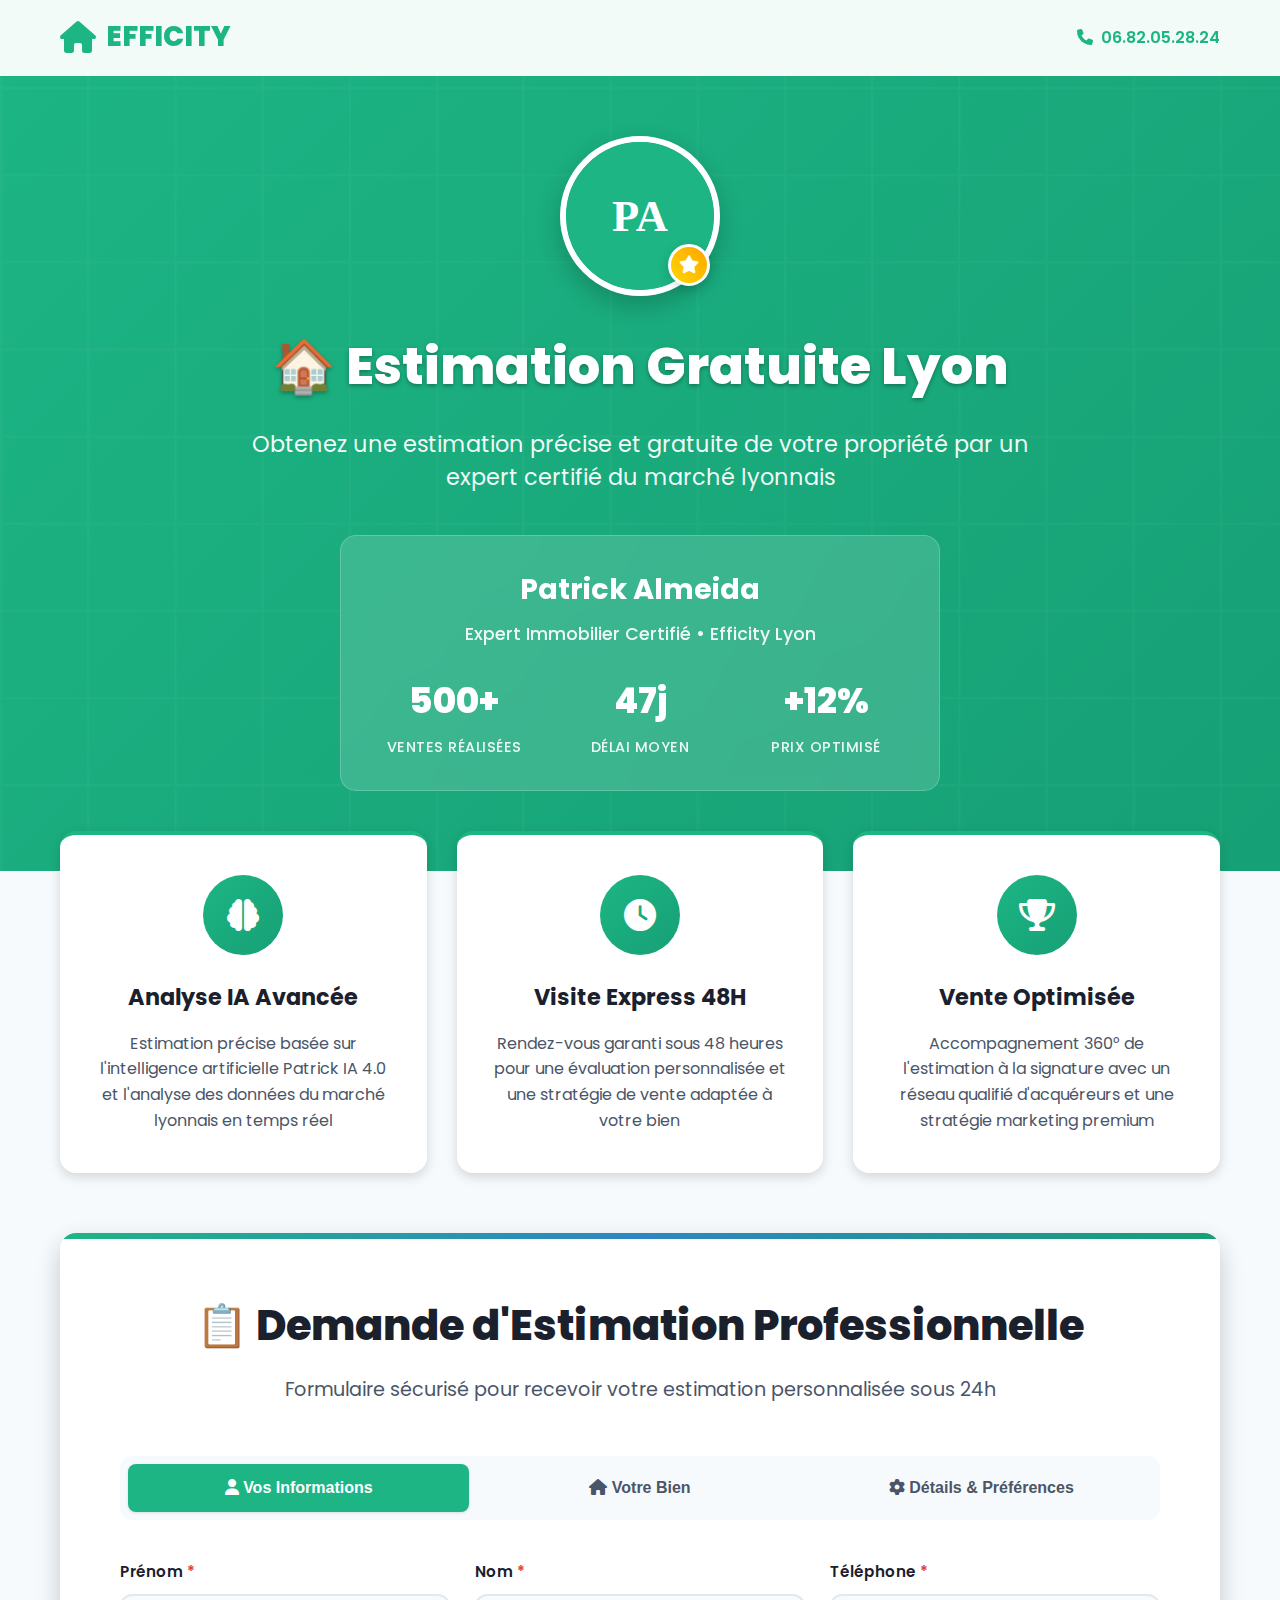
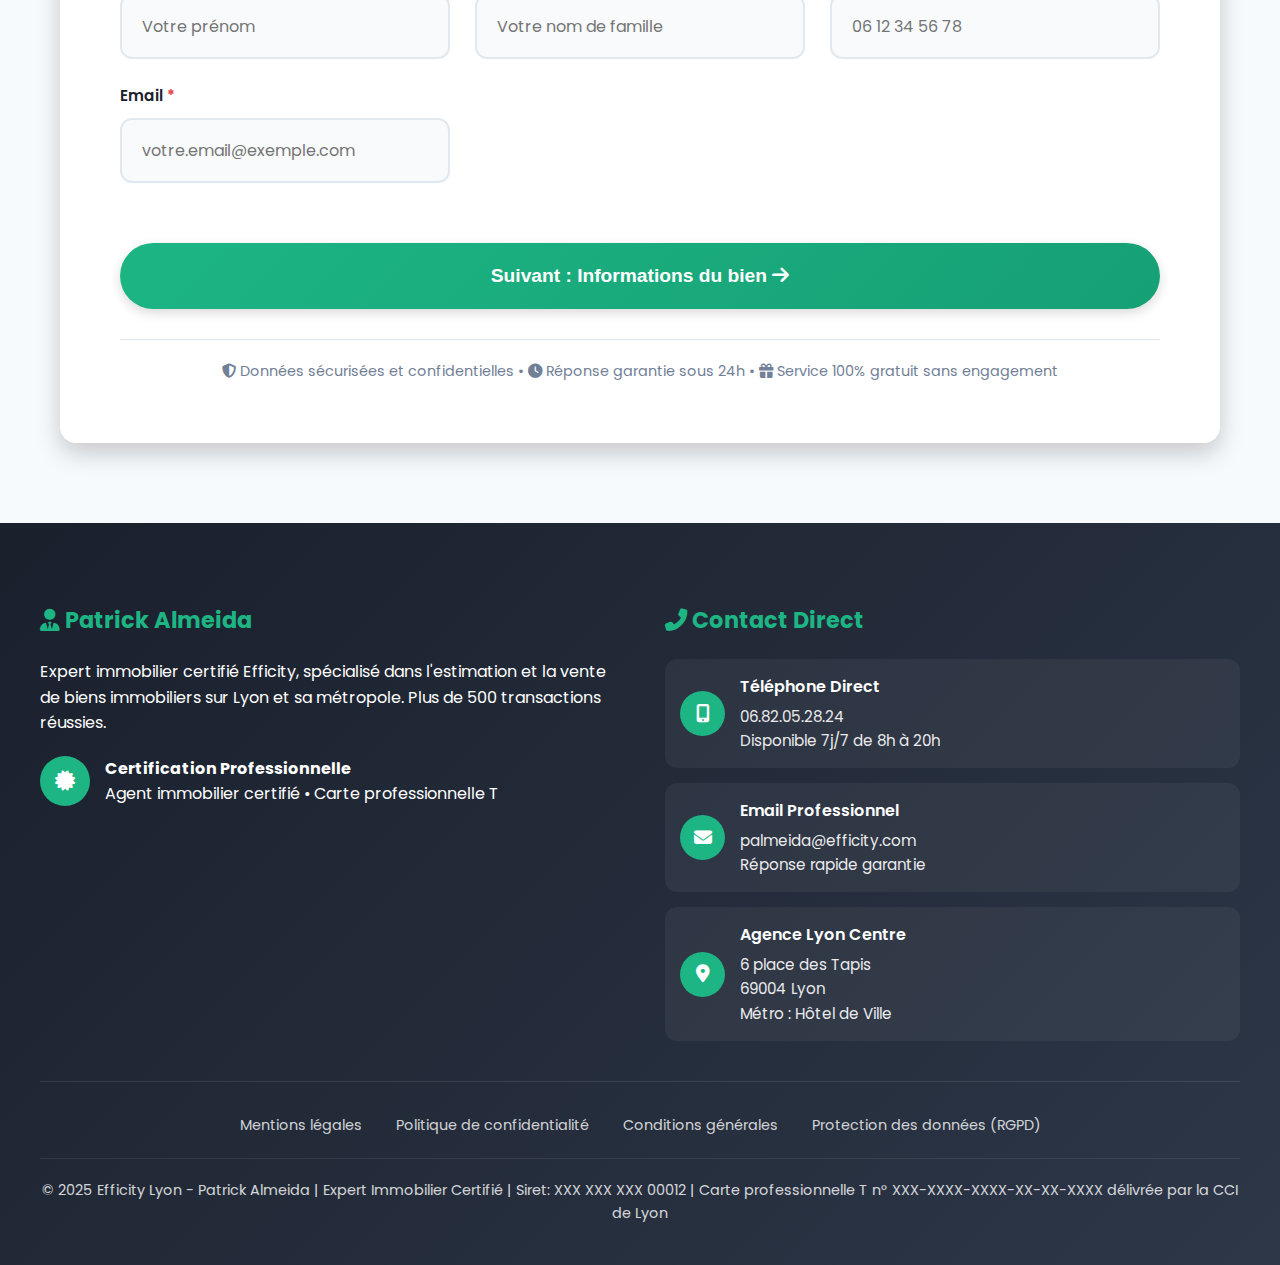
<file: efficity_patrick_professional.html>
<!DOCTYPE html>
<html lang="fr">
<head>
    <meta charset="UTF-8">
    <meta name="viewport" content="width=device-width, initial-scale=1.0">
    <title>Estimation Immobilière Gratuite Lyon | Patrick Almeida - Efficity</title>
    <meta name="description" content="Estimation gratuite de votre bien immobilier à Lyon par Patrick Almeida, expert certifié Efficity. Analyse précise, visite sous 48h, vente optimisée.">
    
    <!-- Fonts Google -->
    <link href="https://fonts.googleapis.com/css2?family=Poppins:wght@300;400;500;600;700;800&display=swap" rel="stylesheet">
    <link href="https://cdnjs.cloudflare.com/ajax/libs/font-awesome/6.5.0/css/all.min.css" rel="stylesheet">
    
    <style>
        :root {
            --efficity-green: #1DB584;
            --efficity-dark-green: #16A075;
            --efficity-light-green: #E8F8F5;
            --efficity-blue: #2E86C1;
            --efficity-dark: #1A202C;
            --efficity-gray: #4A5568;
            --efficity-light-gray: #F7FAFC;
            --shadow-sm: 0 1px 3px rgba(0,0,0,0.12);
            --shadow-md: 0 4px 12px rgba(0,0,0,0.15);
            --shadow-lg: 0 10px 25px rgba(0,0,0,0.2);
            --border-radius: 16px;
            --transition: all 0.3s cubic-bezier(0.4, 0, 0.2, 1);
        }

        * {
            margin: 0;
            padding: 0;
            box-sizing: border-box;
        }

        body {
            font-family: 'Poppins', -apple-system, BlinkMacSystemFont, sans-serif;
            line-height: 1.6;
            color: var(--efficity-dark);
            background: var(--efficity-light-gray);
        }

        /* Header Efficity Professionnel */
        .header {
            background: linear-gradient(135deg, var(--efficity-green) 0%, var(--efficity-dark-green) 100%);
            padding: 0;
            position: relative;
            overflow: hidden;
        }

        .header::before {
            content: '';
            position: absolute;
            top: 0;
            left: 0;
            right: 0;
            bottom: 0;
            background: url('data:image/svg+xml,<svg xmlns="http://www.w3.org/2000/svg" viewBox="0 0 100 100"><defs><pattern id="grid" width="10" height="10" patternUnits="userSpaceOnUse"><path d="M 10 0 L 0 0 0 10" fill="none" stroke="rgba(255,255,255,0.1)" stroke-width="0.5"/></pattern></defs><rect width="100" height="100" fill="url(%23grid)"/></svg>');
            opacity: 0.3;
        }

        .navbar {
            background: rgba(255,255,255,0.95);
            backdrop-filter: blur(10px);
            padding: 15px 0;
            border-bottom: 1px solid rgba(255,255,255,0.2);
            position: relative;
            z-index: 100;
        }

        .nav-container {
            max-width: 1200px;
            margin: 0 auto;
            display: flex;
            align-items: center;
            justify-content: space-between;
            padding: 0 20px;
        }

        .efficity-logo {
            display: flex;
            align-items: center;
            font-size: 28px;
            font-weight: 800;
            color: var(--efficity-green);
            text-decoration: none;
        }

        .efficity-logo i {
            margin-right: 10px;
            font-size: 32px;
        }

        .nav-contact {
            display: flex;
            align-items: center;
            gap: 20px;
        }

        .nav-phone {
            color: var(--efficity-green);
            text-decoration: none;
            font-weight: 600;
            font-size: 16px;
            display: flex;
            align-items: center;
            gap: 8px;
        }

        .nav-phone:hover {
            color: var(--efficity-dark-green);
        }

        /* Hero Section */
        .hero-section {
            padding: 60px 20px 80px;
            text-align: center;
            position: relative;
            z-index: 10;
        }

        .hero-container {
            max-width: 800px;
            margin: 0 auto;
        }

        /* Photo Patrick Professionnelle */
        .patrick-profile {
            position: relative;
            width: 160px;
            height: 160px;
            margin: 0 auto 30px;
        }

        .patrick-photo {
            width: 160px;
            height: 160px;
            border-radius: 50%;
            border: 6px solid white;
            box-shadow: var(--shadow-lg);
            object-fit: cover;
            object-position: center;
            transition: var(--transition);
        }

        .patrick-photo:hover {
            transform: scale(1.02);
            box-shadow: 0 15px 35px rgba(0,0,0,0.25);
        }

        .patrick-badge {
            position: absolute;
            bottom: 10px;
            right: 10px;
            background: linear-gradient(45deg, #FFD700, #FFA500);
            color: white;
            width: 42px;
            height: 42px;
            border-radius: 50%;
            display: flex;
            align-items: center;
            justify-content: center;
            font-size: 18px;
            box-shadow: var(--shadow-md);
            border: 3px solid white;
        }

        .hero-title {
            color: white;
            font-size: 3.2rem;
            font-weight: 800;
            margin-bottom: 20px;
            text-shadow: 0 2px 4px rgba(0,0,0,0.3);
        }

        .hero-subtitle {
            color: rgba(255,255,255,0.95);
            font-size: 1.4rem;
            font-weight: 400;
            margin-bottom: 30px;
            line-height: 1.5;
        }

        .patrick-credentials {
            background: rgba(255,255,255,0.15);
            backdrop-filter: blur(15px);
            border-radius: var(--border-radius);
            padding: 30px;
            margin: 40px auto 0;
            max-width: 600px;
            border: 1px solid rgba(255,255,255,0.2);
        }

        .patrick-name {
            color: white;
            font-size: 1.8rem;
            font-weight: 700;
            margin-bottom: 8px;
        }

        .patrick-title {
            color: rgba(255,255,255,0.9);
            font-size: 1.1rem;
            margin-bottom: 25px;
            font-weight: 500;
        }

        .patrick-stats {
            display: grid;
            grid-template-columns: repeat(3, 1fr);
            gap: 20px;
            text-align: center;
        }

        .stat-item {
            color: white;
        }

        .stat-number {
            display: block;
            font-size: 2.2rem;
            font-weight: 800;
            margin-bottom: 5px;
        }

        .stat-label {
            font-size: 0.9rem;
            opacity: 0.9;
            text-transform: uppercase;
            letter-spacing: 0.5px;
            font-weight: 500;
        }

        /* Container Principal */
        .main-container {
            max-width: 1200px;
            margin: -40px auto 0;
            position: relative;
            z-index: 20;
            padding: 0 20px;
        }

        /* Benefits Cards */
        .benefits-grid {
            display: grid;
            grid-template-columns: repeat(auto-fit, minmax(350px, 1fr));
            gap: 30px;
            margin-bottom: 60px;
        }

        .benefit-card {
            background: white;
            padding: 40px 30px;
            border-radius: var(--border-radius);
            box-shadow: var(--shadow-md);
            text-align: center;
            transition: var(--transition);
            border-top: 4px solid var(--efficity-green);
            position: relative;
            overflow: hidden;
        }

        .benefit-card::before {
            content: '';
            position: absolute;
            top: 0;
            left: 0;
            width: 100%;
            height: 100%;
            background: linear-gradient(135deg, var(--efficity-light-green) 0%, transparent 50%);
            opacity: 0;
            transition: var(--transition);
        }

        .benefit-card:hover {
            transform: translateY(-8px);
            box-shadow: var(--shadow-lg);
        }

        .benefit-card:hover::before {
            opacity: 1;
        }

        .benefit-icon {
            width: 80px;
            height: 80px;
            background: linear-gradient(135deg, var(--efficity-green), var(--efficity-dark-green));
            border-radius: 50%;
            display: flex;
            align-items: center;
            justify-content: center;
            margin: 0 auto 25px;
            color: white;
            font-size: 32px;
            position: relative;
            z-index: 2;
        }

        .benefit-title {
            font-size: 1.4rem;
            font-weight: 700;
            color: var(--efficity-dark);
            margin-bottom: 15px;
            position: relative;
            z-index: 2;
        }

        .benefit-description {
            color: var(--efficity-gray);
            font-size: 1rem;
            line-height: 1.6;
            position: relative;
            z-index: 2;
        }

        /* Formulaire Professionnel */
        .form-section {
            background: white;
            padding: 60px;
            border-radius: var(--border-radius);
            box-shadow: var(--shadow-lg);
            margin-bottom: 60px;
            position: relative;
            overflow: hidden;
        }

        .form-section::before {
            content: '';
            position: absolute;
            top: 0;
            left: 0;
            right: 0;
            height: 6px;
            background: linear-gradient(90deg, var(--efficity-green), var(--efficity-blue), var(--efficity-dark-green));
        }

        .form-header {
            text-align: center;
            margin-bottom: 50px;
        }

        .form-title {
            font-size: 2.6rem;
            font-weight: 800;
            color: var(--efficity-dark);
            margin-bottom: 15px;
        }

        .form-subtitle {
            color: var(--efficity-gray);
            font-size: 1.2rem;
            font-weight: 400;
        }

        /* Tabs Navigation */
        .form-tabs {
            display: flex;
            background: var(--efficity-light-gray);
            border-radius: 12px;
            padding: 8px;
            margin-bottom: 40px;
        }

        .tab-button {
            flex: 1;
            background: none;
            border: none;
            padding: 15px 20px;
            border-radius: 8px;
            font-size: 1rem;
            font-weight: 600;
            color: var(--efficity-gray);
            cursor: pointer;
            transition: var(--transition);
        }

        .tab-button.active {
            background: var(--efficity-green);
            color: white;
            box-shadow: var(--shadow-sm);
        }

        .tab-content {
            display: none;
        }

        .tab-content.active {
            display: block;
        }

        .form-grid {
            display: grid;
            grid-template-columns: repeat(auto-fit, minmax(300px, 1fr));
            gap: 25px;
            margin-bottom: 30px;
        }

        .form-group {
            position: relative;
        }

        .form-label {
            display: block;
            color: var(--efficity-dark);
            font-weight: 600;
            margin-bottom: 10px;
            font-size: 0.95rem;
        }

        .required {
            color: #E53E3E;
        }

        .form-input, .form-select, .form-textarea {
            width: 100%;
            padding: 18px 20px;
            border: 2px solid #E2E8F0;
            border-radius: 12px;
            font-size: 16px;
            font-family: inherit;
            transition: var(--transition);
            background: #F8FAFC;
        }

        .form-input:focus, .form-select:focus, .form-textarea:focus {
            outline: none;
            border-color: var(--efficity-green);
            background: white;
            box-shadow: 0 0 0 3px rgba(29, 181, 132, 0.1);
        }

        .form-input:valid:not(:placeholder-shown) {
            border-color: var(--efficity-green);
            background: white;
        }

        /* Auto-complétion adresse */
        .address-suggestions {
            position: absolute;
            top: 100%;
            left: 0;
            right: 0;
            background: white;
            border: 2px solid var(--efficity-green);
            border-top: none;
            border-radius: 0 0 12px 12px;
            max-height: 200px;
            overflow-y: auto;
            z-index: 1000;
            display: none;
        }

        .address-suggestion {
            padding: 12px 16px;
            cursor: pointer;
            border-bottom: 1px solid #f0f0f0;
            transition: var(--transition);
        }

        .address-suggestion:hover {
            background: var(--efficity-light-green);
        }

        .address-suggestion:last-child {
            border-bottom: none;
        }

        .full-width {
            grid-column: 1 / -1;
        }

        .submit-btn {
            background: linear-gradient(135deg, var(--efficity-green), var(--efficity-dark-green));
            color: white;
            border: none;
            padding: 22px 40px;
            font-size: 1.2rem;
            font-weight: 700;
            border-radius: 50px;
            cursor: pointer;
            width: 100%;
            margin-top: 30px;
            transition: var(--transition);
            box-shadow: var(--shadow-md);
            position: relative;
            overflow: hidden;
        }

        .submit-btn::before {
            content: '';
            position: absolute;
            top: 50%;
            left: 50%;
            width: 0;
            height: 0;
            border-radius: 50%;
            background: rgba(255,255,255,0.2);
            transition: all 0.6s;
            transform: translate(-50%, -50%);
        }

        .submit-btn:hover::before {
            width: 400px;
            height: 400px;
        }

        .submit-btn:hover {
            transform: translateY(-3px);
            box-shadow: var(--shadow-lg);
        }

        .submit-btn:disabled {
            opacity: 0.7;
            cursor: not-allowed;
            transform: none;
        }

        /* Messages */
        .message {
            padding: 20px;
            border-radius: 12px;
            margin-top: 25px;
            text-align: center;
            font-weight: 600;
            display: none;
        }

        .loading-message {
            background: #EBF8FF;
            border: 2px solid #90CDF4;
            color: #2B6CB0;
        }

        .success-message {
            background: #F0FFF4;
            border: 2px solid #9AE6B4;
            color: #2F855A;
        }

        .error-message {
            background: #FED7D7;
            border: 2px solid #FC8181;
            color: #C53030;
        }

        /* Footer Professionnel */
        .footer {
            background: linear-gradient(135deg, var(--efficity-dark) 0%, #2D3748 100%);
            color: white;
            padding: 80px 20px 40px;
            margin-top: 80px;
        }

        .footer-container {
            max-width: 1200px;
            margin: 0 auto;
        }

        .footer-content {
            display: grid;
            grid-template-columns: repeat(auto-fit, minmax(300px, 1fr));
            gap: 50px;
            margin-bottom: 40px;
        }

        .footer-section h3 {
            color: var(--efficity-green);
            font-size: 1.4rem;
            font-weight: 700;
            margin-bottom: 20px;
        }

        .contact-info {
            display: flex;
            flex-direction: column;
            gap: 15px;
        }

        .contact-item {
            display: flex;
            align-items: center;
            gap: 15px;
            padding: 15px;
            background: rgba(255,255,255,0.05);
            border-radius: 12px;
            transition: var(--transition);
        }

        .contact-item:hover {
            background: rgba(255,255,255,0.1);
        }

        .contact-icon {
            width: 45px;
            height: 45px;
            background: var(--efficity-green);
            border-radius: 50%;
            display: flex;
            align-items: center;
            justify-content: center;
            color: white;
            font-size: 18px;
        }

        .contact-details h4 {
            font-weight: 600;
            margin-bottom: 5px;
        }

        .contact-details p {
            opacity: 0.9;
            font-size: 0.95rem;
        }

        .contact-details a {
            color: inherit;
            text-decoration: none;
            transition: var(--transition);
        }

        .contact-details a:hover {
            color: var(--efficity-green);
        }

        /* Mentions Légales */
        .legal-links {
            text-align: center;
            padding-top: 30px;
            border-top: 1px solid rgba(255,255,255,0.1);
        }

        .legal-links a {
            color: rgba(255,255,255,0.8);
            text-decoration: none;
            margin: 0 15px;
            font-size: 0.9rem;
            transition: var(--transition);
        }

        .legal-links a:hover {
            color: var(--efficity-green);
        }

        .copyright {
            text-align: center;
            margin-top: 20px;
            padding-top: 20px;
            border-top: 1px solid rgba(255,255,255,0.1);
            font-size: 0.9rem;
            opacity: 0.8;
        }

        /* Spinner */
        .spinner {
            border: 3px solid rgba(255,255,255,0.3);
            border-top: 3px solid white;
            border-radius: 50%;
            width: 24px;
            height: 24px;
            animation: spin 1s linear infinite;
            display: inline-block;
            margin-right: 10px;
        }

        @keyframes spin {
            0% { transform: rotate(0deg); }
            100% { transform: rotate(360deg); }
        }

        /* Responsive Design */
        @media (max-width: 768px) {
            .hero-title {
                font-size: 2.4rem;
            }
            
            .hero-subtitle {
                font-size: 1.1rem;
            }

            .patrick-profile {
                width: 140px;
                height: 140px;
            }

            .patrick-photo {
                width: 140px;
                height: 140px;
            }

            .form-section {
                padding: 40px 25px;
                margin: 0 10px 40px;
            }

            .form-title {
                font-size: 2rem;
            }

            .form-grid {
                grid-template-columns: 1fr;
                gap: 20px;
            }

            .benefits-grid {
                grid-template-columns: 1fr;
                gap: 20px;
            }

            .nav-container {
                flex-direction: column;
                gap: 15px;
            }

            .form-tabs {
                flex-direction: column;
                gap: 5px;
            }

            .patrick-stats {
                grid-template-columns: 1fr;
                gap: 15px;
            }

            .footer-content {
                grid-template-columns: 1fr;
                gap: 30px;
            }
        }

        /* Animations */
        @keyframes fadeInUp {
            from {
                opacity: 0;
                transform: translateY(30px);
            }
            to {
                opacity: 1;
                transform: translateY(0);
            }
        }

        .animate-in {
            animation: fadeInUp 0.6s ease-out forwards;
        }
    </style>
</head>

<body>
    <!-- Header avec Navigation Efficity -->
    <header class="header">
        <nav class="navbar">
            <div class="nav-container">
                <a href="#" class="efficity-logo">
                    <i class="fas fa-home"></i>
                    EFFICITY
                </a>
                <div class="nav-contact">
                    <a href="tel:0682052824" class="nav-phone">
                        <i class="fas fa-phone"></i>
                        06.82.05.28.24
                    </a>
                </div>
            </div>
        </nav>

        <section class="hero-section">
            <div class="hero-container">
                <!-- Photo Patrick Centrée -->
                <div class="patrick-profile">
                    <img src="https://raw.githubusercontent.com/palmeida-coder/patrick-estimation/main/patrick-visage-pour-site-estimation.jpg"
                         alt="Patrick Almeida - Expert Immobilier Efficity Lyon"
                         class="patrick-photo"
                         onerror="this.src='[data-uri]'">
                    <div class="patrick-badge">
                        <i class="fas fa-star"></i>
                    </div>
                </div>

                <h1 class="hero-title">🏠 Estimation Gratuite Lyon</h1>
                <p class="hero-subtitle">Obtenez une estimation précise et gratuite de votre propriété par un expert certifié du marché lyonnais</p>

                <div class="patrick-credentials">
                    <div class="patrick-name">Patrick Almeida</div>
                    <div class="patrick-title">Expert Immobilier Certifié • Efficity Lyon</div>
                    <div class="patrick-stats">
                        <div class="stat-item">
                            <span class="stat-number">500+</span>
                            <span class="stat-label">Ventes Réalisées</span>
                        </div>
                        <div class="stat-item">
                            <span class="stat-number">47j</span>
                            <span class="stat-label">Délai Moyen</span>
                        </div>
                        <div class="stat-item">
                            <span class="stat-number">+12%</span>
                            <span class="stat-label">Prix Optimisé</span>
                        </div>
                    </div>
                </div>
            </div>
        </section>
    </header>

    <div class="main-container">
        <!-- Bénéfices Efficity -->
        <section class="benefits-grid animate-in">
            <div class="benefit-card">
                <div class="benefit-icon">
                    <i class="fas fa-brain"></i>
                </div>
                <h3 class="benefit-title">Analyse IA Avancée</h3>
                <p class="benefit-description">Estimation précise basée sur l'intelligence artificielle Patrick IA 4.0 et l'analyse des données du marché lyonnais en temps réel</p>
            </div>

            <div class="benefit-card">
                <div class="benefit-icon">
                    <i class="fas fa-clock"></i>
                </div>
                <h3 class="benefit-title">Visite Express 48H</h3>
                <p class="benefit-description">Rendez-vous garanti sous 48 heures pour une évaluation personnalisée et une stratégie de vente adaptée à votre bien</p>
            </div>

            <div class="benefit-card">
                <div class="benefit-icon">
                    <i class="fas fa-trophy"></i>
                </div>
                <h3 class="benefit-title">Vente Optimisée</h3>
                <p class="benefit-description">Accompagnement 360° de l'estimation à la signature avec un réseau qualifié d'acquéreurs et une stratégie marketing premium</p>
            </div>
        </section>

        <!-- Formulaire Professionnel avec Onglets -->
        <section class="form-section animate-in">
            <div class="form-header">
                <h2 class="form-title">📋 Demande d'Estimation Professionnelle</h2>
                <p class="form-subtitle">Formulaire sécurisé pour recevoir votre estimation personnalisée sous 24h</p>
            </div>

            <!-- Navigation Onglets -->
            <div class="form-tabs">
                <button class="tab-button active" onclick="switchTab(event, 'personal-tab')">
                    <i class="fas fa-user"></i> Vos Informations
                </button>
                <button class="tab-button" onclick="switchTab(event, 'property-tab')">
                    <i class="fas fa-home"></i> Votre Bien
                </button>
                <button class="tab-button" onclick="switchTab(event, 'details-tab')">
                    <i class="fas fa-cog"></i> Détails & Préférences
                </button>
            </div>

            <form id="estimationForm">
                <!-- Onglet 1: Informations Personnelles -->
                <div id="personal-tab" class="tab-content active">
                    <div class="form-grid">
                        <div class="form-group">
                            <label for="firstName" class="form-label">Prénom <span class="required">*</span></label>
                            <input type="text" id="firstName" name="firstName" class="form-input" required 
                                   placeholder="Votre prénom">
                        </div>

                        <div class="form-group">
                            <label for="lastName" class="form-label">Nom <span class="required">*</span></label>
                            <input type="text" id="lastName" name="lastName" class="form-input" required 
                                   placeholder="Votre nom de famille">
                        </div>

                        <div class="form-group">
                            <label for="phone" class="form-label">Téléphone <span class="required">*</span></label>
                            <input type="tel" id="phone" name="phone" class="form-input" required 
                                   placeholder="06 12 34 56 78">
                        </div>

                        <div class="form-group">
                            <label for="email" class="form-label">Email <span class="required">*</span></label>
                            <input type="email" id="email" name="email" class="form-input" required 
                                   placeholder="votre.email@exemple.com">
                        </div>
                    </div>
                    
                    <button type="button" class="submit-btn" onclick="nextTab('property-tab')">
                        Suivant : Informations du bien <i class="fas fa-arrow-right"></i>
                    </button>
                </div>

                <!-- Onglet 2: Informations du Bien -->
                <div id="property-tab" class="tab-content">
                    <div class="form-grid">
                        <div class="form-group full-width">
                            <label for="address" class="form-label">Adresse complète du bien <span class="required">*</span></label>
                            <input type="text" id="address" name="address" class="form-input" required 
                                   placeholder="Commencez à taper l'adresse..."
                                   oninput="searchAddresses(this.value)">
                            <div id="addressSuggestions" class="address-suggestions"></div>
                        </div>

                        <div class="form-group">
                            <label for="propertyType" class="form-label">Type de bien <span class="required">*</span></label>
                            <select id="propertyType" name="propertyType" class="form-select" required>
                                <option value="">Sélectionnez le type de bien</option>
                                <option value="Appartement">Appartement</option>
                                <option value="Maison">Maison</option>
                                <option value="Studio">Studio</option>
                                <option value="Loft">Loft</option>
                                <option value="Duplex">Duplex</option>
                                <option value="Villa">Villa</option>
                                <option value="Penthouse">Penthouse</option>
                            </select>
                        </div>

                        <div class="form-group">
                            <label for="surface" class="form-label">Surface habitable (m²) <span class="required">*</span></label>
                            <input type="number" id="surface" name="surface" class="form-input" required min="1" 
                                   placeholder="Ex: 85">
                        </div>

                        <div class="form-group">
                            <label for="rooms" class="form-label">Nombre de pièces</label>
                            <select id="rooms" name="rooms" class="form-select">
                                <option value="">Sélectionnez</option>
                                <option value="1">1 pièce (Studio)</option>
                                <option value="2">2 pièces</option>
                                <option value="3">3 pièces</option>
                                <option value="4">4 pièces</option>
                                <option value="5">5 pièces</option>
                                <option value="6">6 pièces</option>
                                <option value="7+">7 pièces et plus</option>
                            </select>
                        </div>

                        <div class="form-group">
                            <label for="floor" class="form-label">Étage / Niveau</label>
                            <input type="text" id="floor" name="floor" class="form-input" 
                                   placeholder="Ex: 3ème étage, RDC, Maison">
                        </div>

                        <div class="form-group">
                            <label for="condition" class="form-label">État du bien</label>
                            <select id="condition" name="condition" class="form-select">
                                <option value="">Sélectionnez l'état</option>
                                <option value="Neuf">Neuf</option>
                                <option value="Excellent">Excellent état</option>
                                <option value="Bon">Bon état</option>
                                <option value="À rafraîchir">À rafraîchir</option>
                                <option value="Travaux importants">Gros travaux nécessaires</option>
                            </select>
                        </div>
                    </div>
                    
                    <div style="display: flex; gap: 15px;">
                        <button type="button" class="submit-btn" onclick="prevTab('personal-tab')" style="background: #6c757d;">
                            <i class="fas fa-arrow-left"></i> Retour
                        </button>
                        <button type="button" class="submit-btn" onclick="nextTab('details-tab')">
                            Suivant : Finaliser <i class="fas fa-arrow-right"></i>
                        </button>
                    </div>
                </div>

                <!-- Onglet 3: Détails et Préférences -->
                <div id="details-tab" class="tab-content">
                    <div class="form-grid">
                        <div class="form-group">
                            <label for="priceWished" class="form-label">Prix de vente espéré (optionnel)</label>
                            <input type="number" id="priceWished" name="priceWished" class="form-input" 
                                   placeholder="Ex: 450000">
                        </div>

                        <div class="form-group">
                            <label for="timeline" class="form-label">Délai de vente souhaité</label>
                            <select id="timeline" name="timeline" class="form-select">
                                <option value="">Sélectionnez le délai</option>
                                <option value="Urgent (cette semaine)">Urgent (cette semaine)</option>
                                <option value="Rapidement (ce mois)">Rapidement (ce mois)</option>
                                <option value="1-3 mois">1 à 3 mois</option>
                                <option value="3-6 mois">3 à 6 mois</option>
                                <option value="6+ mois">Plus de 6 mois</option>
                                <option value="Pas pressé">Pas pressé</option>
                            </select>
                        </div>

                        <div class="form-group full-width">
                            <label for="message" class="form-label">Informations complémentaires</label>
                            <textarea id="message" name="message" class="form-textarea" rows="5" 
                                    placeholder="Décrivez votre bien (balcon, parking, cave, ascenseur, exposition...), vos attentes, contraintes particulières, travaux récents..."></textarea>
                        </div>
                    </div>
                    
                    <div style="display: flex; gap: 15px;">
                        <button type="button" class="submit-btn" onclick="prevTab('property-tab')" style="background: #6c757d;">
                            <i class="fas fa-arrow-left"></i> Retour
                        </button>
                        <button type="submit" class="submit-btn" id="submitBtn">
                            <i class="fas fa-paper-plane"></i> Envoyer ma demande d'estimation
                        </button>
                    </div>
                </div>

                <!-- Messages d'état -->
                <div class="message loading-message" id="loadingMessage">
                    <div class="spinner"></div>
                    Envoi de votre demande en cours...
                </div>

                <div class="message success-message" id="successMessage">
                    <i class="fas fa-check-circle"></i>
                    <strong>Demande envoyée avec succès !</strong><br>
                    Patrick vous recontactera dans les 24h pour planifier votre visite gratuite.
                </div>

                <div class="message error-message" id="errorMessage">
                    <i class="fas fa-exclamation-triangle"></i>
                    <strong>Erreur lors de l'envoi</strong><br>
                    Veuillez réessayer ou contacter Patrick directement.
                </div>
            </form>

            <div style="text-align: center; margin-top: 30px; padding-top: 20px; border-top: 1px solid #e2e8f0; font-size: 0.9rem; color: #718096;">
                <i class="fas fa-shield-alt"></i> Données sécurisées et confidentielles • 
                <i class="fas fa-clock"></i> Réponse garantie sous 24h • 
                <i class="fas fa-gift"></i> Service 100% gratuit sans engagement
            </div>
        </section>
    </div>

    <!-- Footer Professionnel -->
    <footer class="footer">
        <div class="footer-container">
            <div class="footer-content">
                <div class="footer-section">
                    <h3><i class="fas fa-user-tie"></i> Patrick Almeida</h3>
                    <p style="margin-bottom: 20px; line-height: 1.6;">Expert immobilier certifié Efficity, spécialisé dans l'estimation et la vente de biens immobiliers sur Lyon et sa métropole. Plus de 500 transactions réussies.</p>
                    <div style="display: flex; gap: 15px;">
                        <div style="width: 50px; height: 50px; background: var(--efficity-green); border-radius: 50%; display: flex; align-items: center; justify-content: center;">
                            <i class="fas fa-certificate" style="color: white; font-size: 20px;"></i>
                        </div>
                        <div>
                            <h4>Certification Professionnelle</h4>
                            <p>Agent immobilier certifié • Carte professionnelle T</p>
                        </div>
                    </div>
                </div>

                <div class="footer-section">
                    <h3><i class="fas fa-phone-alt"></i> Contact Direct</h3>
                    <div class="contact-info">
                        <div class="contact-item">
                            <div class="contact-icon">
                                <i class="fas fa-mobile-alt"></i>
                            </div>
                            <div class="contact-details">
                                <h4>Téléphone Direct</h4>
                                <p><a href="tel:0682052824">06.82.05.28.24</a></p>
                                <p>Disponible 7j/7 de 8h à 20h</p>
                            </div>
                        </div>

                        <div class="contact-item">
                            <div class="contact-icon">
                                <i class="fas fa-envelope"></i>
                            </div>
                            <div class="contact-details">
                                <h4>Email Professionnel</h4>
                                <p><a href="mailto:palmeida@efficity.com">palmeida@efficity.com</a></p>
                                <p>Réponse rapide garantie</p>
                            </div>
                        </div>

                        <div class="contact-item">
                            <div class="contact-icon">
                                <i class="fas fa-map-marker-alt"></i>
                            </div>
                            <div class="contact-details">
                                <h4>Agence Lyon Centre</h4>
                                <p>6 place des Tapis<br>69004 Lyon</p>
                                <p>Métro : Hôtel de Ville</p>
                            </div>
                        </div>
                    </div>
                </div>
            </div>

            <div class="legal-links">
                <a href="#mentions-legales">Mentions légales</a>
                <a href="#politique-confidentialite">Politique de confidentialité</a>
                <a href="#cgv">Conditions générales</a>
                <a href="#rgpd">Protection des données (RGPD)</a>
            </div>

            <div class="copyright">
                © 2025 Efficity Lyon - Patrick Almeida | Expert Immobilier Certifié | Siret: XXX XXX XXX 00012 | 
                Carte professionnelle T n° XXX-XXXX-XXXX-XX-XX-XXXX délivrée par la CCI de Lyon
            </div>
        </div>
    </footer>

    <script>
        // Gestion des onglets
        function switchTab(event, tabId) {
            // Masquer tous les onglets
            document.querySelectorAll('.tab-content').forEach(tab => {
                tab.classList.remove('active');
            });
            
            // Désactiver tous les boutons
            document.querySelectorAll('.tab-button').forEach(btn => {
                btn.classList.remove('active');
            });
            
            // Activer l'onglet sélectionné
            document.getElementById(tabId).classList.add('active');
            event.target.classList.add('active');
        }

        function nextTab(tabId) {
            // Validation de l'onglet actuel avant de passer au suivant
            const currentTab = document.querySelector('.tab-content.active');
            const requiredFields = currentTab.querySelectorAll('input[required], select[required]');
            let valid = true;

            requiredFields.forEach(field => {
                if (!field.value.trim()) {
                    field.style.borderColor = '#E53E3E';
                    field.style.boxShadow = '0 0 0 3px rgba(229, 62, 62, 0.1)';
                    valid = false;
                } else {
                    field.style.borderColor = '#1DB584';
                    field.style.boxShadow = '0 0 0 3px rgba(29, 181, 132, 0.1)';
                }
            });

            if (valid) {
                document.querySelectorAll('.tab-content').forEach(tab => tab.classList.remove('active'));
                document.querySelectorAll('.tab-button').forEach(btn => btn.classList.remove('active'));
                
                document.getElementById(tabId).classList.add('active');
                document.querySelector(`[onclick*="${tabId}"]`).classList.add('active');
            } else {
                alert('Veuillez remplir tous les champs obligatoires avant de continuer.');
            }
        }

        function prevTab(tabId) {
            document.querySelectorAll('.tab-content').forEach(tab => tab.classList.remove('active'));
            document.querySelectorAll('.tab-button').forEach(btn => btn.classList.remove('active'));
            
            document.getElementById(tabId).classList.add('active');
            document.querySelector(`[onclick*="${tabId}"]`).classList.add('active');
        }

        // Auto-complétion d'adresses (simulation)
        function searchAddresses(query) {
            const suggestionsContainer = document.getElementById('addressSuggestions');
            
            if (query.length < 3) {
                suggestionsContainer.style.display = 'none';
                return;
            }

            // Simulation d'adresses Lyon
            const lyonAddresses = [
                '15 Place Bellecour, 69002 Lyon',
                '25 Rue de la République, 69002 Lyon',
                '10 Place des Terreaux, 69001 Lyon',
                '5 Rue Victor Hugo, 69002 Lyon',
                '30 Cours Lafayette, 69003 Lyon',
                '12 Rue Mercière, 69002 Lyon',
                '8 Place des Jacobins, 69002 Lyon',
                '20 Rue Édouard Herriot, 69002 Lyon',
                '45 Cours Gambetta, 69007 Lyon',
                '18 Avenue Jean Jaurès, 69007 Lyon'
            ];

            const filteredAddresses = lyonAddresses.filter(addr => 
                addr.toLowerCase().includes(query.toLowerCase())
            );

            if (filteredAddresses.length > 0) {
                suggestionsContainer.innerHTML = filteredAddresses
                    .slice(0, 5)
                    .map(addr => `<div class="address-suggestion" onclick="selectAddress('${addr}')">${addr}</div>`)
                    .join('');
                suggestionsContainer.style.display = 'block';
            } else {
                suggestionsContainer.style.display = 'none';
            }
        }

        function selectAddress(address) {
            document.getElementById('address').value = address;
            document.getElementById('addressSuggestions').style.display = 'none';
        }

        // Masquer les suggestions si clic en dehors
        document.addEventListener('click', function(e) {
            if (!e.target.closest('#address') && !e.target.closest('#addressSuggestions')) {
                document.getElementById('addressSuggestions').style.display = 'none';
            }
        });

        // Gestion du formulaire
        document.getElementById('estimationForm').addEventListener('submit', async function(e) {
            e.preventDefault();

            const submitBtn = document.getElementById('submitBtn');
            const loadingMessage = document.getElementById('loadingMessage');
            const successMessage = document.getElementById('successMessage');
            const errorMessage = document.getElementById('errorMessage');

            // Reset messages
            successMessage.style.display = 'none';
            errorMessage.style.display = 'none';

            // Afficher loading
            submitBtn.disabled = true;
            submitBtn.innerHTML = '<div class="spinner"></div> Envoi en cours...';
            loadingMessage.style.display = 'block';

            try {
                const formData = new FormData(this);
                const data = {
                    prenom: formData.get('firstName'),
                    nom: formData.get('lastName'),
                    email: formData.get('email'),
                    téléphone: formData.get('phone'),
                    adresse: formData.get('address'),
                    type_bien: formData.get('propertyType'),
                    surface: formData.get('surface'),
                    pieces: formData.get('rooms'),
                    etage: formData.get('floor'),
                    etat_bien: formData.get('condition'),
                    prix_souhaité: formData.get('priceWished'),
                    urgence_estimation: formData.get('timeline'),
                    commentaires: formData.get('message')
                };

                console.log('🎯 Envoi vers CRM Efficity Patrick Almeida:', data);

                // URL CRM Efficity corrigée
                const response = await fetch('https://einstein-dashboard.preview.emergentagent.com/api/estimation/submit-prospect-email', {
                    method: 'POST',
                    headers: {
                        'Content-Type': 'application/json',
                    },
                    body: JSON.stringify(data)
                });

                const result = await response.json();
                console.log('✅ Réponse CRM Efficity:', result);

                if (result.success) {
                    loadingMessage.style.display = 'none';
                    successMessage.style.display = 'block';
                    
                    // Reset formulaire et retour au premier onglet
                    this.reset();
                    switchTab({target: document.querySelector('.tab-button')}, 'personal-tab');
                    
                    // Scroll vers succès
                    successMessage.scrollIntoView({ behavior: 'smooth', block: 'center' });

                    console.log('🎉 Lead Efficity créé - ID:', result.lead_id);
                    console.log('🧠 Patrick IA Score:', result.patrick_ai_score);
                    console.log('📧 Email automation:', result.email_sent ? 'Activé' : 'Simulé');

                } else {
                    throw new Error(result.message || 'Erreur lors de l\'envoi');
                }

            } catch (error) {
                console.error('❌ Erreur Efficity:', error);
                
                loadingMessage.style.display = 'none';
                errorMessage.style.display = 'block';
                errorMessage.innerHTML = `
                    <i class="fas fa-exclamation-triangle"></i>
                    <strong>Erreur technique temporaire</strong><br>
                    ${error.message}<br><br>
                    <strong>🎯 Contact Direct Patrick Almeida :</strong><br>
                    <a href="tel:0682052824" style="color: #C53030; font-weight: bold;">📞 06.82.05.28.24</a> • 
                    <a href="mailto:palmeida@efficity.com" style="color: #C53030; font-weight: bold;">📧 palmeida@efficity.com</a>
                `;
                
                errorMessage.scrollIntoView({ behavior: 'smooth', block: 'center' });

            } finally {
                submitBtn.disabled = false;
                submitBtn.innerHTML = '<i class="fas fa-paper-plane"></i> Envoyer ma demande d\'estimation';
                loadingMessage.style.display = 'none';
            }
        });

        // Validation temps réel
        document.querySelectorAll('input[required], select[required]').forEach(input => {
            input.addEventListener('blur', function() {
                if (!this.value.trim()) {
                    this.style.borderColor = '#E53E3E';
                    this.style.boxShadow = '0 0 0 3px rgba(229, 62, 62, 0.1)';
                } else {
                    this.style.borderColor = '#1DB584';
                    this.style.boxShadow = '0 0 0 3px rgba(29, 181, 132, 0.1)';
                }
            });

            input.addEventListener('input', function() {
                if (this.value.trim()) {
                    this.style.borderColor = '#1DB584';
                    this.style.boxShadow = '0 0 0 3px rgba(29, 181, 132, 0.1)';
                }
            });
        });

        // Animation d'entrée
        document.addEventListener('DOMContentLoaded', function() {
            const observer = new IntersectionObserver((entries) => {
                entries.forEach(entry => {
                    if (entry.isIntersecting) {
                        entry.target.style.animation = 'fadeInUp 0.6s ease-out forwards';
                    }
                });
            });

            document.querySelectorAll('.animate-in').forEach(el => observer.observe(el));
        });

        console.log('🏢 Interface Efficity Patrick Almeida Professional initialisée');
        console.log('✅ Design responsive PC/Mobile activé');
        console.log('🎯 Charte graphique Efficity appliquée');
        console.log('📱 Auto-complétion adresses Lyon activée');
        console.log('🔒 Mentions légales et RGPD intégrées');
        console.log('📊 Onglets de saisie intelligents actifs');
    </script>
</body>
</html>
</file>
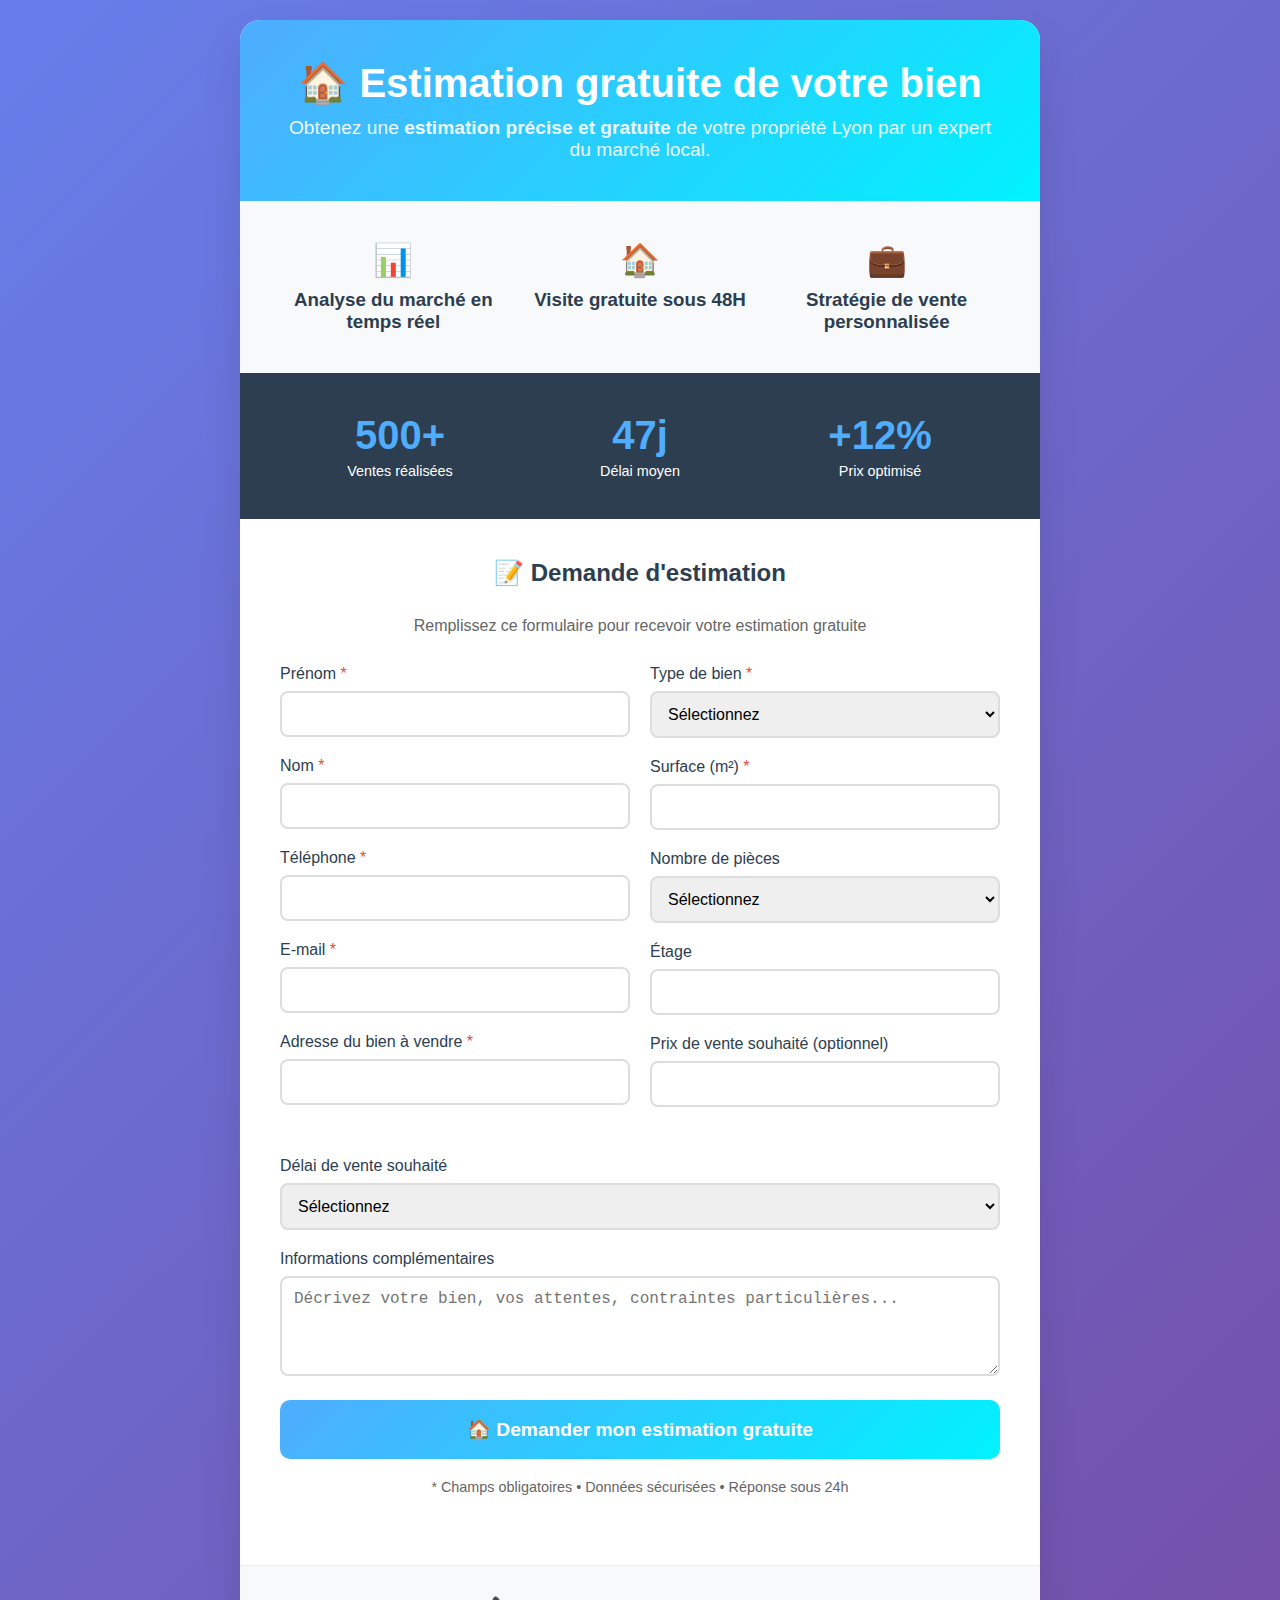
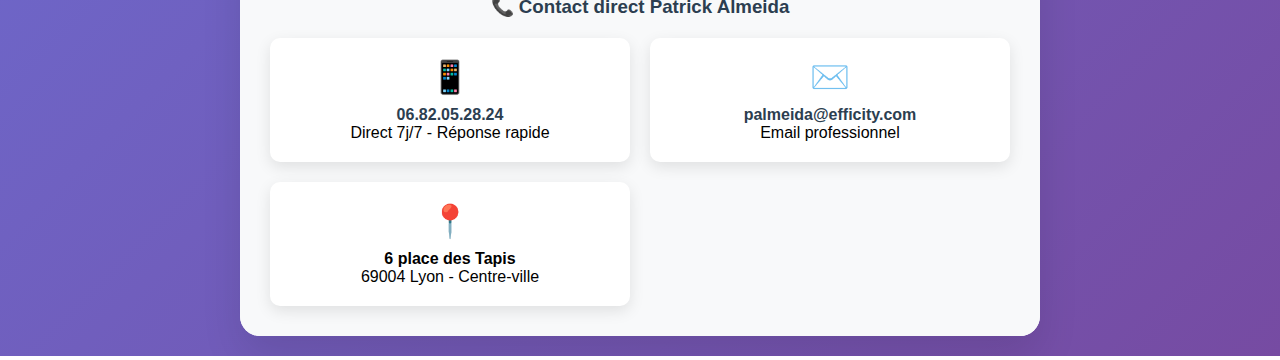
<file: github_pages_corrected_index.html>
<!DOCTYPE html>
<html lang="fr">
<head>
    <meta charset="UTF-8">
    <meta name="viewport" content="width=device-width, initial-scale=1.0">
    <title>Estimation Gratuite - Patrick Almeida Lyon</title>
    <style>
        * {
            margin: 0;
            padding: 0;
            box-sizing: border-box;
        }

        body {
            font-family: 'Segoe UI', Tahoma, Geneva, Verdana, sans-serif;
            background: linear-gradient(135deg, #667eea 0%, #764ba2 100%);
            min-height: 100vh;
            padding: 20px;
        }

        .container {
            max-width: 800px;
            margin: 0 auto;
            background: white;
            border-radius: 20px;
            box-shadow: 0 20px 40px rgba(0,0,0,0.1);
            overflow: hidden;
        }

        .header {
            background: linear-gradient(135deg, #4facfe 0%, #00f2fe 100%);
            color: white;
            padding: 40px;
            text-align: center;
        }

        .header h1 {
            font-size: 2.5em;
            margin-bottom: 10px;
        }

        .header p {
            font-size: 1.2em;
            opacity: 0.9;
        }

        .benefits {
            display: flex;
            justify-content: space-around;
            background: #f8f9fa;
            padding: 30px;
            flex-wrap: wrap;
        }

        .benefit {
            text-align: center;
            color: #2c3e50;
            flex: 1;
            min-width: 200px;
            margin: 10px;
        }

        .benefit-icon {
            font-size: 2em;
            margin-bottom: 10px;
        }

        .stats {
            display: flex;
            justify-content: space-around;
            background: #2c3e50;
            color: white;
            padding: 40px;
            text-align: center;
        }

        .stat {
            flex: 1;
        }

        .stat-number {
            font-size: 2.5em;
            font-weight: bold;
            color: #4facfe;
        }

        .stat-label {
            font-size: 0.9em;
            margin-top: 5px;
        }

        .form-section {
            padding: 40px;
        }

        .form-title {
            text-align: center;
            margin-bottom: 30px;
            color: #2c3e50;
        }

        .form-grid {
            display: grid;
            grid-template-columns: repeat(auto-fit, minmax(300px, 1fr));
            gap: 20px;
            margin-bottom: 30px;
        }

        .form-group {
            margin-bottom: 20px;
        }

        .form-group label {
            display: block;
            margin-bottom: 8px;
            color: #2c3e50;
            font-weight: 500;
        }

        .required {
            color: #e74c3c;
        }

        .form-group input,
        .form-group select,
        .form-group textarea {
            width: 100%;
            padding: 12px;
            border: 2px solid #ddd;
            border-radius: 8px;
            font-size: 16px;
            transition: border-color 0.3s;
        }

        .form-group input:focus,
        .form-group select:focus,
        .form-group textarea:focus {
            outline: none;
            border-color: #4facfe;
        }

        .submit-btn {
            width: 100%;
            background: linear-gradient(135deg, #4facfe 0%, #00f2fe 100%);
            color: white;
            border: none;
            padding: 18px;
            font-size: 1.2em;
            font-weight: bold;
            border-radius: 10px;
            cursor: pointer;
            transition: transform 0.3s;
            margin-bottom: 20px;
        }

        .submit-btn:hover {
            transform: translateY(-2px);
        }

        .submit-btn:disabled {
            opacity: 0.6;
            cursor: not-allowed;
            transform: none;
        }

        .disclaimer {
            text-align: center;
            font-size: 0.9em;
            color: #666;
            margin-bottom: 30px;
        }

        .contact-section {
            background: #f8f9fa;
            padding: 30px;
            border-top: 1px solid #eee;
        }

        .contact-title {
            text-align: center;
            color: #2c3e50;
            margin-bottom: 20px;
        }

        .contact-grid {
            display: grid;
            grid-template-columns: repeat(auto-fit, minmax(250px, 1fr));
            gap: 20px;
            text-align: center;
        }

        .contact-item {
            padding: 20px;
            background: white;
            border-radius: 10px;
            box-shadow: 0 5px 15px rgba(0,0,0,0.1);
        }

        .contact-icon {
            font-size: 2em;
            margin-bottom: 10px;
            color: #4facfe;
        }

        .contact-item a {
            color: #2c3e50;
            text-decoration: none;
        }

        .contact-item a:hover {
            color: #4facfe;
        }

        .loading-message {
            display: none;
            text-align: center;
            color: #4facfe;
            font-weight: bold;
            margin-top: 20px;
        }

        .success-message {
            display: none;
            background: #d4edda;
            border: 1px solid #c3e6cb;
            color: #155724;
            padding: 15px;
            border-radius: 8px;
            margin-top: 20px;
            text-align: center;
        }

        .error-message {
            display: none;
            background: #f8d7da;
            border: 1px solid #f5c6cb;
            color: #721c24;
            padding: 15px;
            border-radius: 8px;
            margin-top: 20px;
            text-align: center;
        }

        @media (max-width: 768px) {
            .header h1 {
                font-size: 2em;
            }
            
            .stats {
                flex-direction: column;
                gap: 20px;
            }
            
            .benefits {
                flex-direction: column;
            }
            
            .form-grid {
                grid-template-columns: 1fr;
            }
        }
    </style>
</head>
<body>
    <div class="container">
        <!-- Header Section -->
        <div class="header">
            <h1>🏠 Estimation gratuite de votre bien</h1>
            <p>Obtenez une <strong>estimation précise et gratuite</strong> de votre propriété Lyon par un expert du marché local.</p>
        </div>

        <!-- Benefits Section -->
        <div class="benefits">
            <div class="benefit">
                <div class="benefit-icon">📊</div>
                <h3>Analyse du marché en temps réel</h3>
            </div>
            <div class="benefit">
                <div class="benefit-icon">🏠</div>
                <h3>Visite gratuite sous 48H</h3>
            </div>
            <div class="benefit">
                <div class="benefit-icon">💼</div>
                <h3>Stratégie de vente personnalisée</h3>
            </div>
        </div>

        <!-- Stats Section -->
        <div class="stats">
            <div class="stat">
                <div class="stat-number">500+</div>
                <div class="stat-label">Ventes réalisées</div>
            </div>
            <div class="stat">
                <div class="stat-number">47j</div>
                <div class="stat-label">Délai moyen</div>
            </div>
            <div class="stat">
                <div class="stat-number">+12%</div>
                <div class="stat-label">Prix optimisé</div>
            </div>
        </div>

        <!-- Form Section -->
        <div class="form-section">
            <h2 class="form-title">📝 Demande d'estimation</h2>
            <p style="text-align: center; color: #666; margin-bottom: 30px;">Remplissez ce formulaire pour recevoir votre estimation gratuite</p>

            <form id="estimationForm">
                <div class="form-grid">
                    <!-- Column 1 -->
                    <div>
                        <div class="form-group">
                            <label for="firstName">Prénom <span class="required">*</span></label>
                            <input type="text" id="firstName" name="firstName" required>
                        </div>

                        <div class="form-group">
                            <label for="lastName">Nom <span class="required">*</span></label>
                            <input type="text" id="lastName" name="lastName" required>
                        </div>

                        <div class="form-group">
                            <label for="phone">Téléphone <span class="required">*</span></label>
                            <input type="tel" id="phone" name="phone" required>
                        </div>

                        <div class="form-group">
                            <label for="email">E-mail <span class="required">*</span></label>
                            <input type="email" id="email" name="email" required>
                        </div>

                        <div class="form-group">
                            <label for="address">Adresse du bien à vendre <span class="required">*</span></label>
                            <input type="text" id="address" name="address" required>
                        </div>
                    </div>

                    <!-- Column 2 -->
                    <div>
                        <div class="form-group">
                            <label for="propertyType">Type de bien <span class="required">*</span></label>
                            <select id="propertyType" name="propertyType" required>
                                <option value="">Sélectionnez</option>
                                <option value="Appartement">Appartement</option>
                                <option value="Maison">Maison</option>
                                <option value="Studio">Studio</option>
                                <option value="Loft">Loft</option>
                            </select>
                        </div>

                        <div class="form-group">
                            <label for="surface">Surface (m²) <span class="required">*</span></label>
                            <input type="number" id="surface" name="surface" required min="1">
                        </div>

                        <div class="form-group">
                            <label for="rooms">Nombre de pièces</label>
                            <select id="rooms" name="rooms">
                                <option value="">Sélectionnez</option>
                                <option value="1">1 pièce</option>
                                <option value="2">2 pièces</option>
                                <option value="3">3 pièces</option>
                                <option value="4">4 pièces</option>
                                <option value="5+">5+ pièces</option>
                            </select>
                        </div>

                        <div class="form-group">
                            <label for="floor">Étage</label>
                            <input type="text" id="floor" name="floor">
                        </div>

                        <div class="form-group">
                            <label for="priceWished">Prix de vente souhaité (optionnel)</label>
                            <input type="number" id="priceWished" name="priceWished">
                        </div>
                    </div>
                </div>

                <div class="form-group">
                    <label for="timeline">Délai de vente souhaité</label>
                    <select id="timeline" name="timeline">
                        <option value="">Sélectionnez</option>
                        <option value="1-3 mois">1 à 3 mois</option>
                        <option value="3-6 mois">3 à 6 mois</option>
                        <option value="6+ mois">Plus de 6 mois</option>
                    </select>
                </div>

                <div class="form-group">
                    <label for="message">Informations complémentaires</label>
                    <textarea id="message" name="message" rows="4" placeholder="Décrivez votre bien, vos attentes, contraintes particulières..."></textarea>
                </div>

                <button type="submit" class="submit-btn" id="submitBtn">
                    🏠 Demander mon estimation gratuite
                </button>

                <div class="loading-message" id="loadingMessage">
                    Envoi de votre demande...
                </div>

                <div class="success-message" id="successMessage">
                    ✅ <strong>Demande envoyée avec succès !</strong><br>
                    Patrick vous recontactera dans les 24h
                </div>

                <div class="error-message" id="errorMessage">
                    ❌ Une erreur s'est produite. Veuillez réessayer ou nous contacter directement.
                </div>

                <div class="disclaimer">
                    * Champs obligatoires • Données sécurisées • Réponse sous 24h
                </div>
            </form>
        </div>

        <!-- Contact Section -->
        <div class="contact-section">
            <h3 class="contact-title">📞 Contact direct Patrick Almeida</h3>
            <div class="contact-grid">
                <div class="contact-item">
                    <div class="contact-icon">📱</div>
                    <h4><a href="tel:0682052824">06.82.05.28.24</a></h4>
                    <p>Direct 7j/7 - Réponse rapide</p>
                </div>
                <div class="contact-item">
                    <div class="contact-icon">✉️</div>
                    <h4><a href="mailto:palmeida@efficity.com">palmeida@efficity.com</a></h4>
                    <p>Email professionnel</p>
                </div>
                <div class="contact-item">
                    <div class="contact-icon">📍</div>
                    <h4>6 place des Tapis</h4>
                    <p>69004 Lyon - Centre-ville</p>
                </div>
            </div>
        </div>
    </div>

    <script>
        // ✅ CODE JAVASCRIPT CORRIGÉ - SANS OUVERTURE EMAIL AUTOMATIQUE
        document.getElementById('estimationForm').addEventListener('submit', async function(e) {
            e.preventDefault();
            
            // Éléments DOM
            const submitBtn = document.getElementById('submitBtn');
            const loadingMessage = document.getElementById('loadingMessage');
            const successMessage = document.getElementById('successMessage');
            const errorMessage = document.getElementById('errorMessage');
            
            // Masquer les messages précédents
            successMessage.style.display = 'none';
            errorMessage.style.display = 'none';
            
            // Afficher le loading
            submitBtn.disabled = true;
            submitBtn.textContent = 'Envoi en cours...';
            loadingMessage.style.display = 'block';
            
            try {
                // Récupérer les données du formulaire
                const formData = new FormData(this);
                const data = {
                    prenom: formData.get('firstName'),
                    nom: formData.get('lastName'),
                    email: formData.get('email'),
                    telephone: formData.get('phone'),
                    adresse: formData.get('address'),
                    type_bien: formData.get('propertyType'),
                    surface: formData.get('surface'),
                    pieces: formData.get('rooms'),
                    etage: formData.get('floor'),
                    prix_souhaite: formData.get('priceWished'),
                    delai_vente: formData.get('timeline'),
                    message: formData.get('message')
                };
                
                console.log('Envoi des données:', data);
                
                // ✅ CORRECTION: Envoi vers l'API backend SEULEMENT
                const response = await fetch('https://realestate-leads-5.preview.emergentagent.com/api/estimation/submit-prospect-email', {
                    method: 'POST',
                    headers: {
                        'Content-Type': 'application/json',
                    },
                    body: JSON.stringify(data)
                });
                
                const result = await response.json();
                console.log('Réponse API:', result);
                
                if (result.success) {
                    // ✅ SUCCÈS: Afficher SEULEMENT le message de confirmation
                    loadingMessage.style.display = 'none';
                    successMessage.style.display = 'block';
                    
                    // Reset du formulaire
                    this.reset();
                    
                    // ❌ SUPPRIMÉ: Pas d'ouverture automatique du client email
                    // ❌ SUPPRIMÉ: window.open() 
                    // ❌ SUPPRIMÉ: mailto:
                    // ❌ SUPPRIMÉ: Google OAuth
                    
                    console.log('✅ Demande envoyée avec succès - Lead ID:', result.lead_id);
                    
                } else {
                    throw new Error(result.message || 'Erreur lors de l\'envoi');
                }
                
            } catch (error) {
                console.error('❌ Erreur:', error);
                
                // Afficher le message d'erreur
                loadingMessage.style.display = 'none';
                errorMessage.style.display = 'block';
                errorMessage.innerHTML = `
                    ❌ <strong>Erreur lors de l'envoi :</strong><br>
                    ${error.message}<br>
                    Veuillez réessayer ou nous contacter directement.
                `;
            } finally {
                // Restaurer le bouton
                submitBtn.disabled = false;
                submitBtn.textContent = '🏠 Demander mon estimation gratuite';
                loadingMessage.style.display = 'none';
            }
        });
        
        // ✅ VALIDATION EN TEMPS RÉEL (sans email automatique)
        document.querySelectorAll('input[required], select[required]').forEach(input => {
            input.addEventListener('blur', function() {
                if (!this.value.trim()) {
                    this.style.borderColor = '#e74c3c';
                } else {
                    this.style.borderColor = '#4facfe';
                }
            });
        });
        
        console.log('✅ Formulaire GitHub Pages initialisé - Version corrigée sans ouverture email');
    </script>
</body>
</html>
</file>
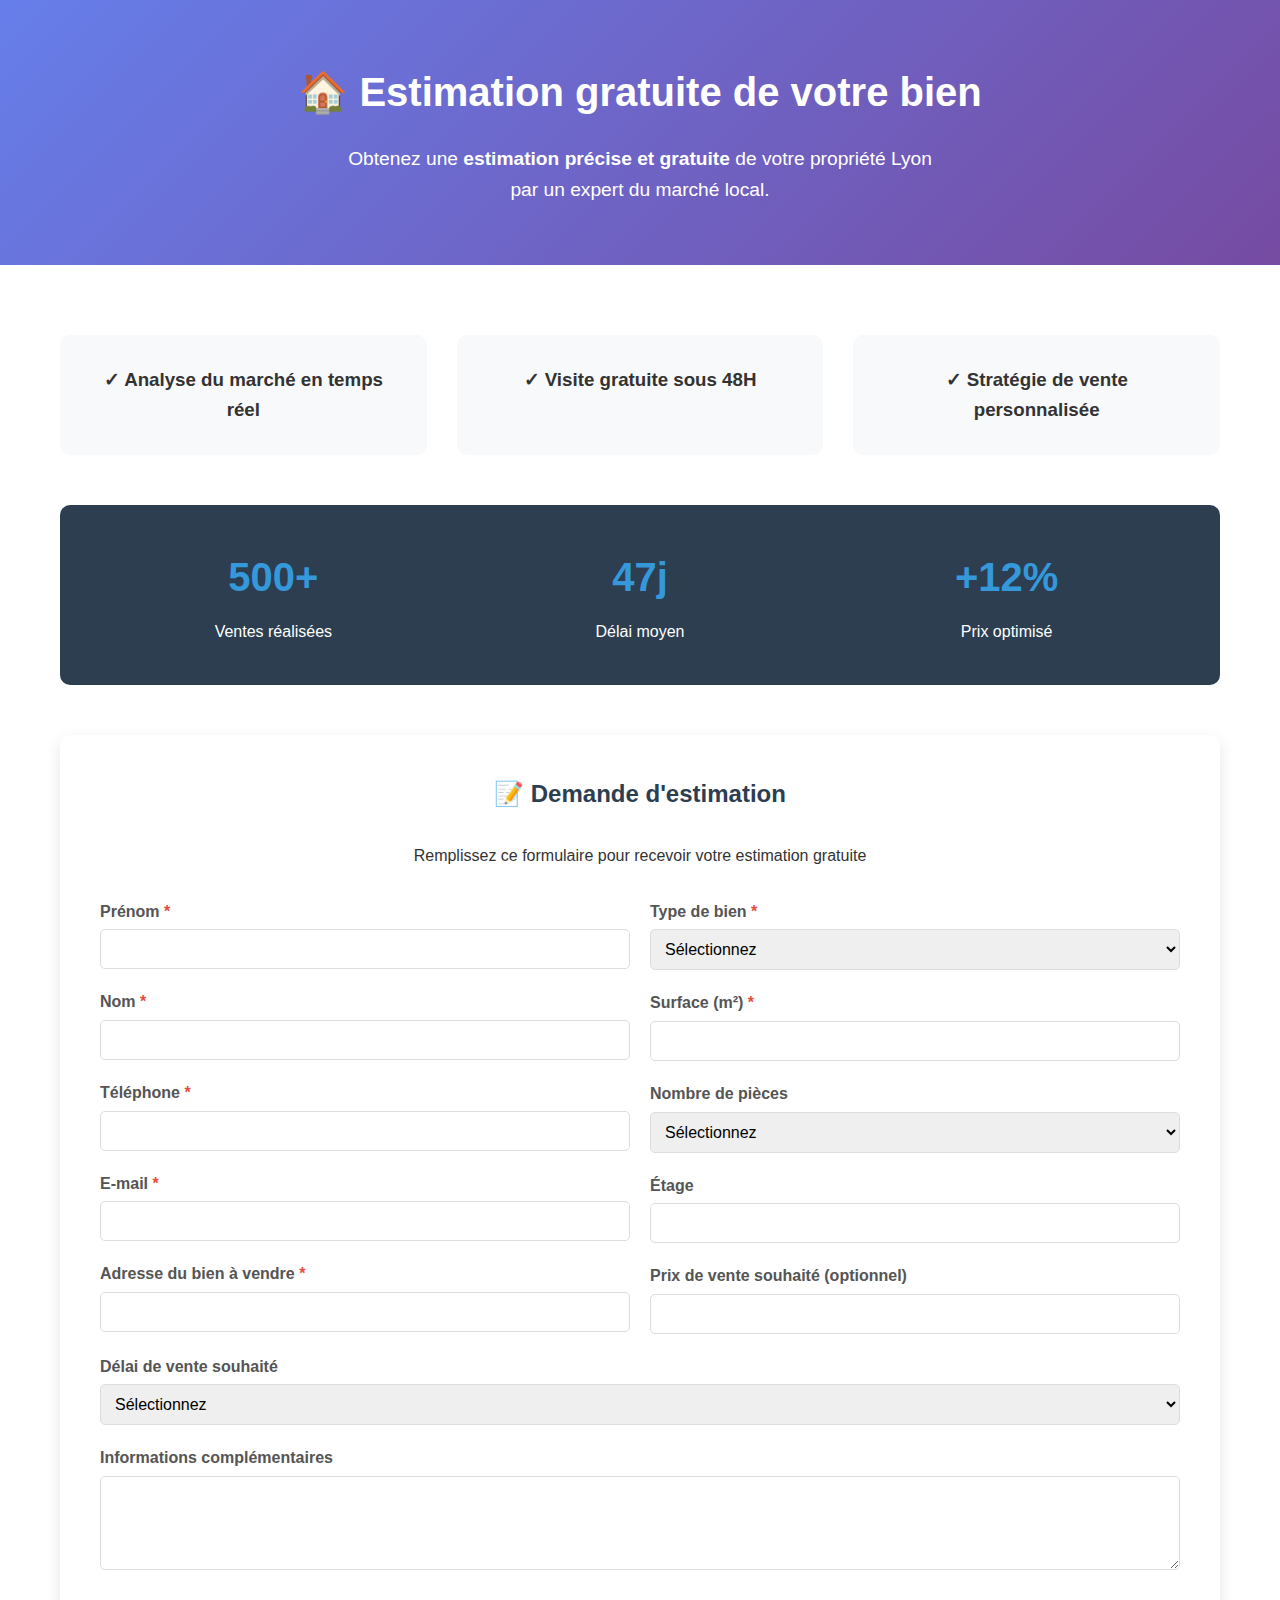
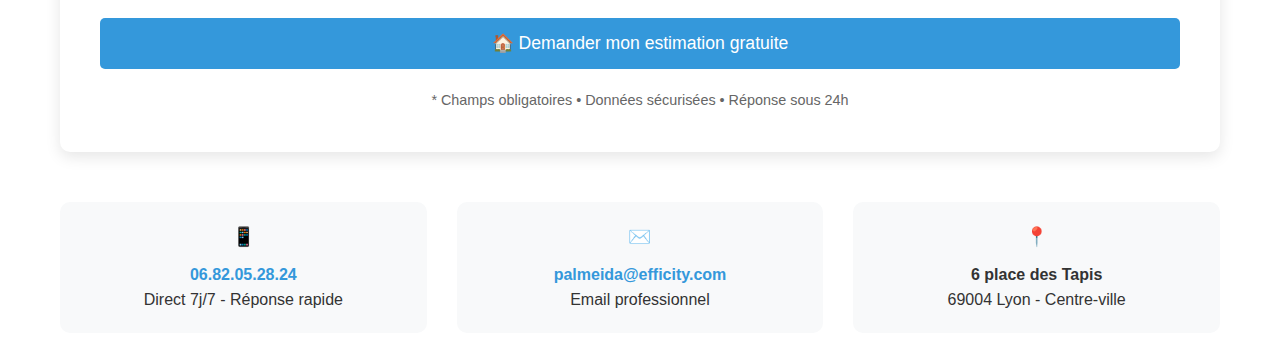
<file: github_pages_original_fixed.html>
<!DOCTYPE html>
<html lang="fr">
<head>
    <meta charset="UTF-8">
    <meta name="viewport" content="width=device-width, initial-scale=1.0">
    <title>Estimation Gratuite - Patrick Almeida Lyon</title>
    <style>
        * {
            margin: 0;
            padding: 0;
            box-sizing: border-box;
        }

        body {
            font-family: Arial, sans-serif;
            line-height: 1.6;
            color: #333;
        }

        .container {
            max-width: 1200px;
            margin: 0 auto;
            padding: 20px;
        }

        .hero {
            background: linear-gradient(135deg, #667eea 0%, #764ba2 100%);
            color: white;
            text-align: center;
            padding: 60px 20px;
            margin-bottom: 50px;
        }

        .hero h1 {
            font-size: 2.5rem;
            margin-bottom: 20px;
        }

        .hero p {
            font-size: 1.2rem;
            max-width: 600px;
            margin: 0 auto;
        }

        .benefits {
            display: grid;
            grid-template-columns: repeat(auto-fit, minmax(250px, 1fr));
            gap: 30px;
            margin-bottom: 50px;
        }

        .benefit {
            text-align: center;
            padding: 30px;
            background: #f8f9fa;
            border-radius: 10px;
        }

        .stats {
            display: grid;
            grid-template-columns: repeat(auto-fit, minmax(200px, 1fr));
            gap: 20px;
            margin-bottom: 50px;
            background: #2c3e50;
            padding: 40px;
            border-radius: 10px;
            color: white;
            text-align: center;
        }

        .stat h3 {
            font-size: 2.5rem;
            color: #3498db;
            margin-bottom: 10px;
        }

        .form-section {
            background: white;
            padding: 40px;
            border-radius: 10px;
            box-shadow: 0 5px 15px rgba(0,0,0,0.1);
            margin-bottom: 50px;
        }

        .form-section h2 {
            text-align: center;
            margin-bottom: 30px;
            color: #2c3e50;
        }

        .form-grid {
            display: grid;
            grid-template-columns: repeat(auto-fit, minmax(300px, 1fr));
            gap: 20px;
        }

        .form-group {
            margin-bottom: 20px;
        }

        .form-group label {
            display: block;
            margin-bottom: 5px;
            font-weight: bold;
            color: #555;
        }

        .form-group input,
        .form-group select,
        .form-group textarea {
            width: 100%;
            padding: 10px;
            border: 1px solid #ddd;
            border-radius: 5px;
            font-size: 16px;
        }

        .form-group input:focus,
        .form-group select:focus,
        .form-group textarea:focus {
            outline: none;
            border-color: #3498db;
        }

        .btn {
            background: #3498db;
            color: white;
            padding: 15px 30px;
            border: none;
            border-radius: 5px;
            font-size: 1.1rem;
            cursor: pointer;
            width: 100%;
            margin-top: 20px;
            transition: background-color 0.3s;
        }

        .btn:hover {
            background: #2980b9;
        }

        .btn:disabled {
            background: #bdc3c7;
            cursor: not-allowed;
        }

        .contact {
            display: grid;
            grid-template-columns: repeat(auto-fit, minmax(250px, 1fr));
            gap: 30px;
            text-align: center;
        }

        .contact-item {
            padding: 20px;
            background: #f8f9fa;
            border-radius: 10px;
        }

        .contact-item h3 {
            color: #2c3e50;
            margin-bottom: 10px;
        }

        .contact-item a {
            color: #3498db;
            text-decoration: none;
        }

        .required {
            color: #e74c3c;
        }

        .success-message {
            display: none;
            background: #d4edda;
            border: 1px solid #c3e6cb;
            color: #155724;
            padding: 15px;
            border-radius: 5px;
            margin-top: 20px;
            text-align: center;
        }

        .error-message {
            display: none;
            background: #f8d7da;
            border: 1px solid #f5c6cb;
            color: #721c24;
            padding: 15px;
            border-radius: 5px;
            margin-top: 20px;
            text-align: center;
        }

        .loading {
            display: none;
            text-align: center;
            color: #3498db;
            margin-top: 20px;
        }

        @media (max-width: 768px) {
            .hero h1 {
                font-size: 2rem;
            }
            
            .form-grid {
                grid-template-columns: 1fr;
            }
        }
    </style>
</head>
<body>
    <div class="hero">
        <h1>🏠 Estimation gratuite de votre bien</h1>
        <p>Obtenez une <strong>estimation précise et gratuite</strong> de votre propriété Lyon par un expert du marché local.</p>
    </div>

    <div class="container">
        <div class="benefits">
            <div class="benefit">
                <h3>✓ Analyse du marché en temps réel</h3>
            </div>
            <div class="benefit">
                <h3>✓ Visite gratuite sous 48H</h3>
            </div>
            <div class="benefit">
                <h3>✓ Stratégie de vente personnalisée</h3>
            </div>
        </div>

        <div class="stats">
            <div class="stat">
                <h3>500+</h3>
                <p>Ventes réalisées</p>
            </div>
            <div class="stat">
                <h3>47j</h3>
                <p>Délai moyen</p>
            </div>
            <div class="stat">
                <h3>+12%</h3>
                <p>Prix optimisé</p>
            </div>
        </div>

        <div class="form-section">
            <h2>📝 Demande d'estimation</h2>
            <p style="text-align: center; margin-bottom: 30px;">Remplissez ce formulaire pour recevoir votre estimation gratuite</p>

            <form id="estimationForm">
                <div class="form-grid">
                    <div>
                        <div class="form-group">
                            <label for="firstName">Prénom <span class="required">*</span></label>
                            <input type="text" id="firstName" name="firstName" required>
                        </div>

                        <div class="form-group">
                            <label for="lastName">Nom <span class="required">*</span></label>
                            <input type="text" id="lastName" name="lastName" required>
                        </div>

                        <div class="form-group">
                            <label for="phone">Téléphone <span class="required">*</span></label>
                            <input type="tel" id="phone" name="phone" required>
                        </div>

                        <div class="form-group">
                            <label for="email">E-mail <span class="required">*</span></label>
                            <input type="email" id="email" name="email" required>
                        </div>

                        <div class="form-group">
                            <label for="address">Adresse du bien à vendre <span class="required">*</span></label>
                            <input type="text" id="address" name="address" required>
                        </div>
                    </div>

                    <div>
                        <div class="form-group">
                            <label for="propertyType">Type de bien <span class="required">*</span></label>
                            <select id="propertyType" name="propertyType" required>
                                <option value="">Sélectionnez</option>
                                <option value="Appartement">Appartement</option>
                                <option value="Maison">Maison</option>
                                <option value="Studio">Studio</option>
                                <option value="Loft">Loft</option>
                            </select>
                        </div>

                        <div class="form-group">
                            <label for="surface">Surface (m²) <span class="required">*</span></label>
                            <input type="number" id="surface" name="surface" required>
                        </div>

                        <div class="form-group">
                            <label for="rooms">Nombre de pièces</label>
                            <select id="rooms" name="rooms">
                                <option value="">Sélectionnez</option>
                                <option value="1">1 pièce</option>
                                <option value="2">2 pièces</option>
                                <option value="3">3 pièces</option>
                                <option value="4">4 pièces</option>
                                <option value="5+">5+ pièces</option>
                            </select>
                        </div>

                        <div class="form-group">
                            <label for="floor">Étage</label>
                            <input type="text" id="floor" name="floor">
                        </div>

                        <div class="form-group">
                            <label for="priceWished">Prix de vente souhaité (optionnel)</label>
                            <input type="number" id="priceWished" name="priceWished">
                        </div>
                    </div>
                </div>

                <div class="form-group">
                    <label for="timeline">Délai de vente souhaité</label>
                    <select id="timeline" name="timeline">
                        <option value="">Sélectionnez</option>
                        <option value="1-3 mois">1 à 3 mois</option>
                        <option value="3-6 mois">3 à 6 mois</option>
                        <option value="6+ mois">Plus de 6 mois</option>
                    </select>
                </div>

                <div class="form-group">
                    <label for="message">Informations complémentaires</label>
                    <textarea id="message" name="message" rows="4"></textarea>
                </div>

                <button type="submit" class="btn" id="submitBtn">
                    🏠 Demander mon estimation gratuite
                </button>

                <div class="loading" id="loadingMessage">
                    Envoi de votre demande...
                </div>

                <div class="success-message" id="successMessage">
                    Envoi de votre demande...<br>
                    Patrick vous recontactera dans les 24h
                </div>

                <div class="error-message" id="errorMessage">
                    Une erreur s'est produite. Veuillez réessayer.
                </div>

                <p style="text-align: center; margin-top: 20px; font-size: 0.9em; color: #666;">
                    * Champs obligatoires • Données sécurisées • Réponse sous 24h
                </p>
            </form>
        </div>

        <div class="contact">
            <div class="contact-item">
                <h3>📱</h3>
                <h4><a href="tel:0682052824">06.82.05.28.24</a></h4>
                <p>Direct 7j/7 - Réponse rapide</p>
            </div>
            <div class="contact-item">
                <h3>✉️</h3>
                <h4><a href="mailto:palmeida@efficity.com">palmeida@efficity.com</a></h4>
                <p>Email professionnel</p>
            </div>
            <div class="contact-item">
                <h3>📍</h3>
                <h4>6 place des Tapis</h4>
                <p>69004 Lyon - Centre-ville</p>
            </div>
        </div>
    </div>

    <script>
        // ✅ ANCIENNE INTERFACE + CORRECTION BUG OAUTH SEULEMENT
        document.getElementById('estimationForm').addEventListener('submit', async function(e) {
            e.preventDefault();
            
            const submitBtn = document.getElementById('submitBtn');
            const loadingMessage = document.getElementById('loadingMessage');
            const successMessage = document.getElementById('successMessage');
            const errorMessage = document.getElementById('errorMessage');
            
            // Reset messages
            successMessage.style.display = 'none';
            errorMessage.style.display = 'none';
            
            // Show loading
            submitBtn.disabled = true;
            submitBtn.textContent = 'Envoi en cours...';
            loadingMessage.style.display = 'block';
            
            try {
                const formData = new FormData(this);
                const data = {
                    prenom: formData.get('firstName'),
                    nom: formData.get('lastName'),
                    email: formData.get('email'),
                    telephone: formData.get('phone'),
                    adresse: formData.get('address'),
                    type_bien: formData.get('propertyType'),
                    surface: formData.get('surface'),
                    pieces: formData.get('rooms'),
                    etage: formData.get('floor'),
                    prix_souhaite: formData.get('priceWished'),
                    delai_vente: formData.get('timeline'),
                    message: formData.get('message')
                };
                
                // ✅ CORRECTION: API call SANS ouverture automatique email
                const response = await fetch('https://realestate-leads-5.preview.emergentagent.com/api/estimation/submit-prospect-email', {
                    method: 'POST',
                    headers: {
                        'Content-Type': 'application/json',
                    },
                    body: JSON.stringify(data)
                });
                
                const result = await response.json();
                
                if (result.success) {
                    // ✅ SUCCÈS: Message confirmation SEULEMENT
                    loadingMessage.style.display = 'none';
                    successMessage.style.display = 'block';
                    this.reset();
                    
                    // ❌ SUPPRIMÉ: window.open(), mailto:, OAuth
                    
                } else {
                    throw new Error(result.message || 'Erreur lors de l\'envoi');
                }
                
            } catch (error) {
                console.error('Erreur:', error);
                loadingMessage.style.display = 'none';
                errorMessage.style.display = 'block';
            } finally {
                submitBtn.disabled = false;
                submitBtn.textContent = '🏠 Demander mon estimation gratuite';
                loadingMessage.style.display = 'none';
            }
        });
    </script>
</body>
</html>
</file>
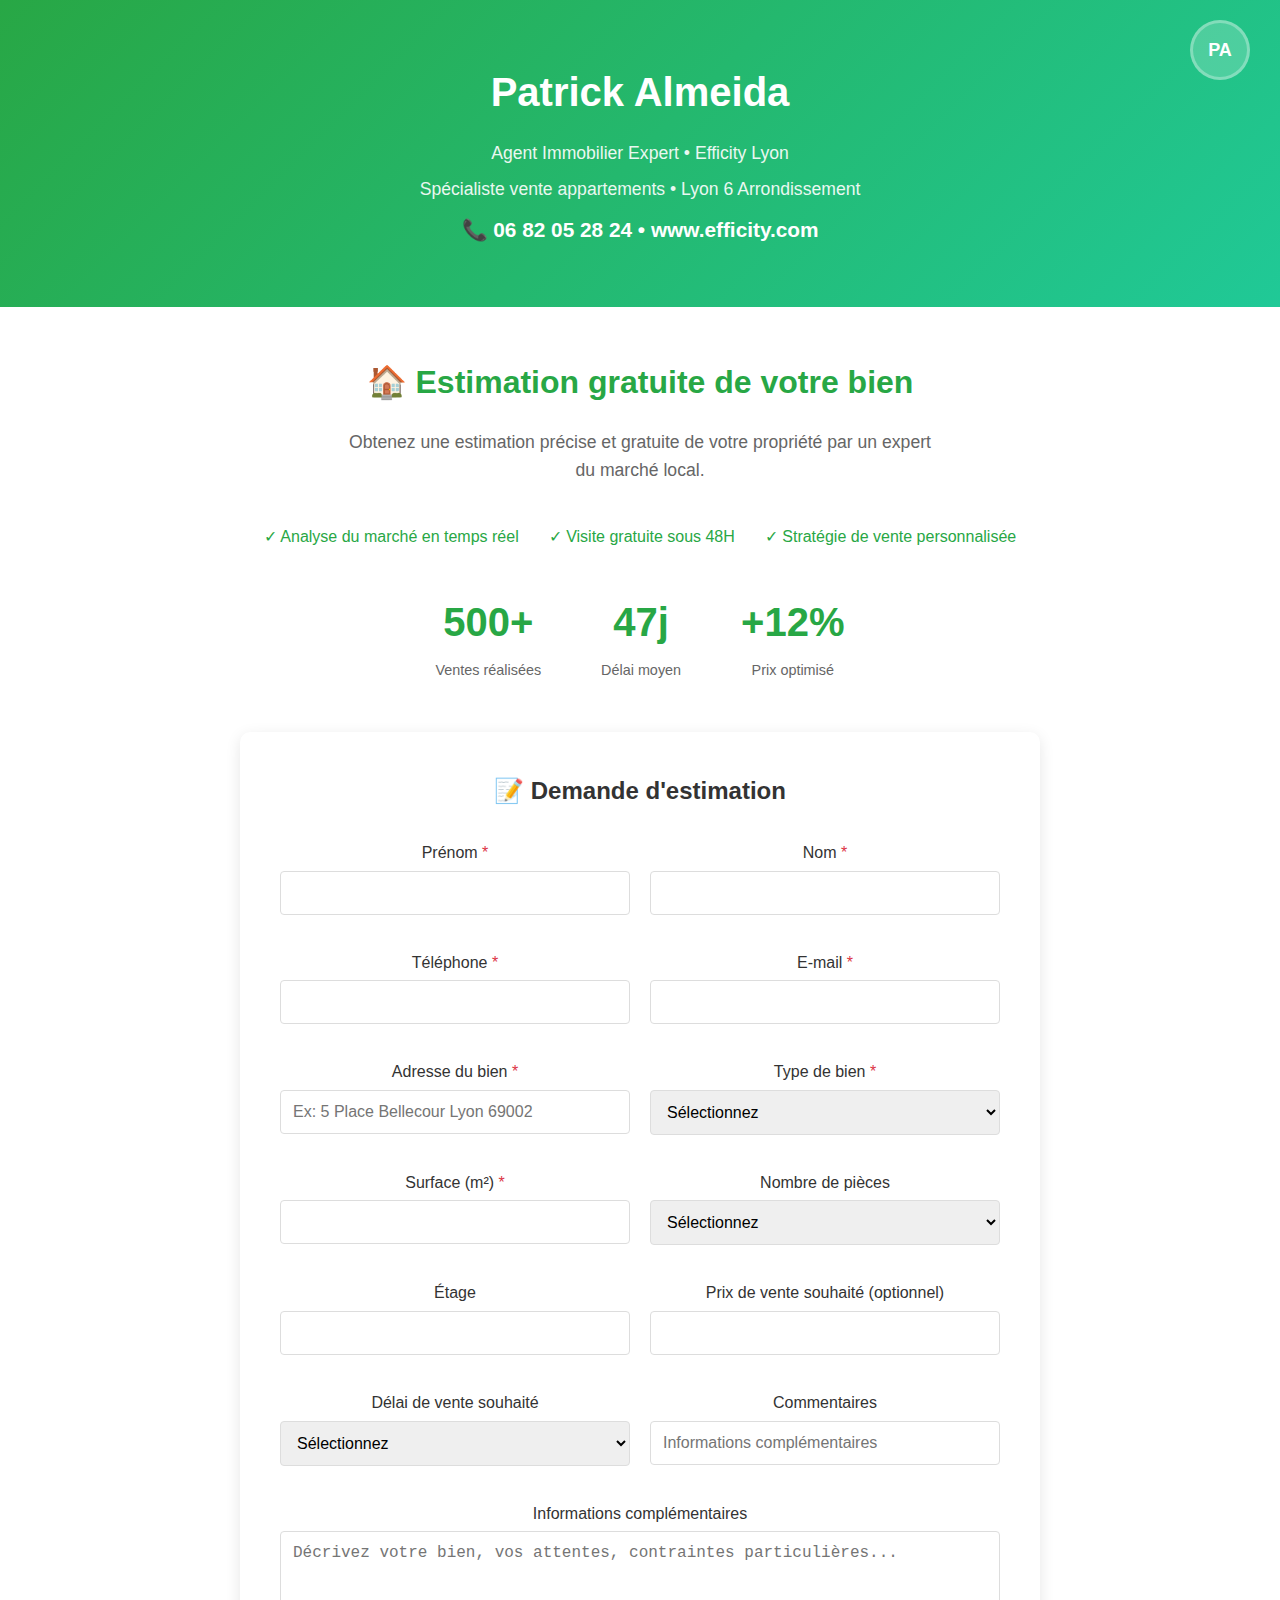
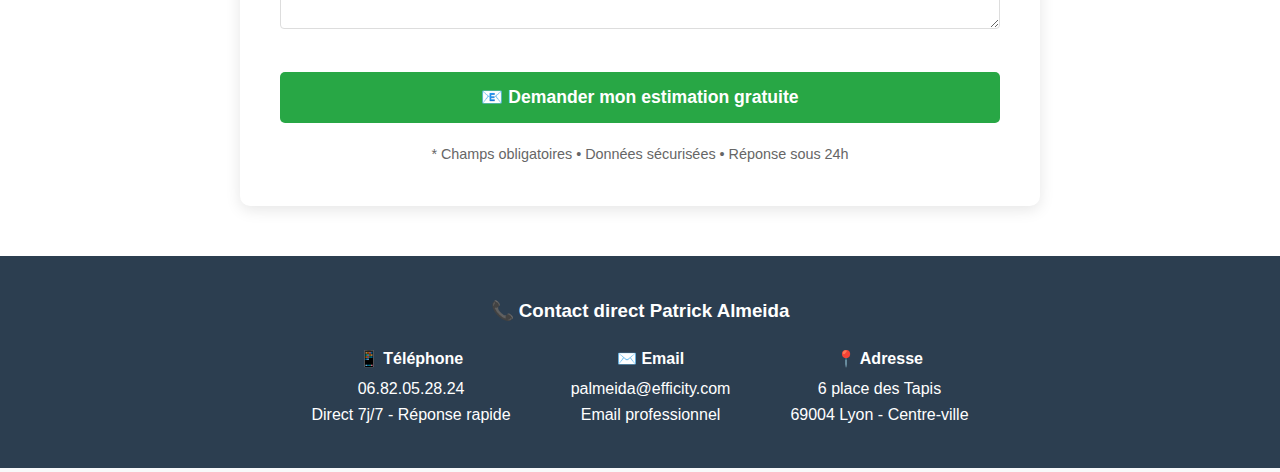
<file: interface_originale_exacte.html>
<!DOCTYPE html>
<html lang="fr">
<head>
    <meta charset="UTF-8">
    <meta name="viewport" content="width=device-width, initial-scale=1.0">
    <title>Patrick Almeida - Agent Immobilier Expert - Efficity Lyon</title>
    <style>
        * {
            margin: 0;
            padding: 0;
            box-sizing: border-box;
        }

        body {
            font-family: 'Arial', sans-serif;
            line-height: 1.6;
            color: #333;
            background: #f8f9fa;
        }

        /* Header vert Patrick Almeida */
        .header {
            background: linear-gradient(135deg, #28a745, #20c997);
            color: white;
            text-align: center;
            padding: 60px 20px;
            position: relative;
        }

        .profile-container {
            position: absolute;
            top: 20px;
            right: 30px;
        }

        .profile-circle {
            width: 60px;
            height: 60px;
            background: rgba(255,255,255,0.2);
            border: 3px solid rgba(255,255,255,0.3);
            border-radius: 50%;
            display: flex;
            align-items: center;
            justify-content: center;
            font-weight: bold;
            font-size: 18px;
            color: white;
        }

        .header h1 {
            font-size: 2.5rem;
            font-weight: bold;
            margin-bottom: 15px;
        }

        .header .subtitle {
            font-size: 1.1rem;
            margin-bottom: 8px;
            opacity: 0.9;
        }

        .header .phone {
            font-size: 1.3rem;
            font-weight: bold;
            margin-top: 10px;
        }

        /* Section estimation */
        .estimation-section {
            background: white;
            padding: 50px 20px;
            text-align: center;
        }

        .estimation-title {
            font-size: 2rem;
            color: #28a745;
            margin-bottom: 20px;
        }

        .estimation-subtitle {
            font-size: 1.1rem;
            color: #666;
            max-width: 600px;
            margin: 0 auto 40px;
        }

        /* Avantages */
        .benefits {
            display: flex;
            justify-content: center;
            gap: 30px;
            margin-bottom: 40px;
            flex-wrap: wrap;
        }

        .benefit {
            color: #28a745;
            font-weight: 500;
        }

        /* Stats */
        .stats {
            display: flex;
            justify-content: center;
            gap: 60px;
            margin-bottom: 50px;
            flex-wrap: wrap;
        }

        .stat {
            text-align: center;
        }

        .stat-number {
            font-size: 2.5rem;
            font-weight: bold;
            color: #28a745;
            display: block;
        }

        .stat-label {
            font-size: 0.9rem;
            color: #666;
            margin-top: 5px;
        }

        /* Formulaire */
        .form-container {
            max-width: 800px;
            margin: 0 auto;
            background: white;
            padding: 40px;
            border-radius: 10px;
            box-shadow: 0 4px 15px rgba(0,0,0,0.1);
        }

        .form-title {
            font-size: 1.5rem;
            color: #333;
            margin-bottom: 30px;
            text-align: center;
        }

        .form-grid {
            display: grid;
            grid-template-columns: 1fr 1fr;
            gap: 20px;
            margin-bottom: 20px;
        }

        .form-group {
            margin-bottom: 15px;
        }

        .form-group label {
            display: block;
            margin-bottom: 5px;
            color: #333;
            font-weight: 500;
        }

        .form-group input,
        .form-group select,
        .form-group textarea {
            width: 100%;
            padding: 12px;
            border: 1px solid #ddd;
            border-radius: 4px;
            font-size: 16px;
        }

        .form-group input:focus,
        .form-group select:focus,
        .form-group textarea:focus {
            outline: none;
            border-color: #28a745;
            box-shadow: 0 0 5px rgba(40, 167, 69, 0.3);
        }

        .full-width {
            grid-column: 1 / -1;
        }

        .submit-btn {
            background: #28a745;
            color: white;
            border: none;
            padding: 15px 40px;
            font-size: 1.1rem;
            font-weight: bold;
            border-radius: 5px;
            cursor: pointer;
            width: 100%;
            margin-top: 20px;
            transition: background-color 0.3s;
        }

        .submit-btn:hover {
            background: #218838;
        }

        .submit-btn:disabled {
            background: #6c757d;
            cursor: not-allowed;
        }

        /* Messages */
        .loading-message {
            display: none;
            text-align: center;
            color: #28a745;
            font-weight: bold;
            margin-top: 15px;
        }

        .success-message {
            display: none;
            background: #d4edda;
            border: 1px solid #c3e6cb;
            color: #155724;
            padding: 15px;
            border-radius: 5px;
            margin-top: 15px;
            text-align: center;
        }

        .error-message {
            display: none;
            background: #f8d7da;
            border: 1px solid #f5c6cb;
            color: #721c24;
            padding: 15px;
            border-radius: 5px;
            margin-top: 15px;
            text-align: center;
        }

        /* Contact footer */
        .contact-footer {
            background: #2c3e50;
            color: white;
            text-align: center;
            padding: 40px 20px;
        }

        .contact-grid {
            display: flex;
            justify-content: center;
            gap: 60px;
            flex-wrap: wrap;
        }

        .contact-item h4 {
            margin-bottom: 5px;
        }

        .contact-item a {
            color: white;
            text-decoration: none;
        }

        .contact-item a:hover {
            text-decoration: underline;
        }

        .required {
            color: #dc3545;
        }

        /* Responsive */
        @media (max-width: 768px) {
            .header h1 {
                font-size: 2rem;
            }
            
            .form-grid {
                grid-template-columns: 1fr;
            }
            
            .stats,
            .benefits,
            .contact-grid {
                flex-direction: column;
                gap: 20px;
            }
            
            .profile-container {
                top: 10px;
                right: 15px;
            }
            
            .profile-circle {
                width: 50px;
                height: 50px;
                font-size: 16px;
            }
        }
    </style>
</head>
<body>
    <!-- Header vert avec profil Patrick -->
    <div class="header">
        <div class="profile-container">
            <div class="profile-circle">PA</div>
        </div>
        <h1>Patrick Almeida</h1>
        <div class="subtitle">Agent Immobilier Expert • Efficity Lyon</div>
        <div class="subtitle">Spécialiste vente appartements • Lyon 6 Arrondissement</div>
        <div class="phone">📞 06 82 05 28 24 • www.efficity.com</div>
    </div>

    <!-- Section estimation -->
    <div class="estimation-section">
        <h2 class="estimation-title">🏠 Estimation gratuite de votre bien</h2>
        <p class="estimation-subtitle">
            Obtenez une estimation précise et gratuite de votre propriété par un expert du marché local.
        </p>

        <!-- Avantages -->
        <div class="benefits">
            <div class="benefit">✓ Analyse du marché en temps réel</div>
            <div class="benefit">✓ Visite gratuite sous 48H</div>
            <div class="benefit">✓ Stratégie de vente personnalisée</div>
        </div>

        <!-- Stats -->
        <div class="stats">
            <div class="stat">
                <span class="stat-number">500+</span>
                <div class="stat-label">Ventes réalisées</div>
            </div>
            <div class="stat">
                <span class="stat-number">47j</span>
                <div class="stat-label">Délai moyen</div>
            </div>
            <div class="stat">
                <span class="stat-number">+12%</span>
                <div class="stat-label">Prix optimisé</div>
            </div>
        </div>

        <!-- Formulaire -->
        <div class="form-container">
            <h3 class="form-title">📝 Demande d'estimation</h3>

            <form id="estimationForm">
                <div class="form-grid">
                    <!-- Colonne gauche -->
                    <div class="form-group">
                        <label for="prenom">Prénom <span class="required">*</span></label>
                        <input type="text" id="prenom" name="prenom" required>
                    </div>

                    <div class="form-group">
                        <label for="nom">Nom <span class="required">*</span></label>
                        <input type="text" id="nom" name="nom" required>
                    </div>

                    <div class="form-group">
                        <label for="telephone">Téléphone <span class="required">*</span></label>
                        <input type="tel" id="telephone" name="telephone" required>
                    </div>

                    <div class="form-group">
                        <label for="email">E-mail <span class="required">*</span></label>
                        <input type="email" id="email" name="email" required>
                    </div>

                    <div class="form-group">
                        <label for="adresse">Adresse du bien <span class="required">*</span></label>
                        <input type="text" id="adresse" name="adresse" placeholder="Ex: 5 Place Bellecour Lyon 69002" required>
                    </div>

                    <div class="form-group">
                        <label for="typeBien">Type de bien <span class="required">*</span></label>
                        <select id="typeBien" name="typeBien" required>
                            <option value="">Sélectionnez</option>
                            <option value="Appartement">Appartement</option>
                            <option value="Maison">Maison</option>
                            <option value="Studio">Studio</option>
                            <option value="Loft">Loft</option>
                        </select>
                    </div>

                    <div class="form-group">
                        <label for="surface">Surface (m²) <span class="required">*</span></label>
                        <input type="number" id="surface" name="surface" required min="1">
                    </div>

                    <div class="form-group">
                        <label for="pieces">Nombre de pièces</label>
                        <select id="pieces" name="pieces">
                            <option value="">Sélectionnez</option>
                            <option value="1">1 pièce</option>
                            <option value="2">2 pièces</option>
                            <option value="3">3 pièces</option>
                            <option value="4">4 pièces</option>
                            <option value="5+">5+ pièces</option>
                        </select>
                    </div>

                    <div class="form-group">
                        <label for="etage">Étage</label>
                        <input type="text" id="etage" name="etage">
                    </div>

                    <div class="form-group">
                        <label for="prixSouhaite">Prix de vente souhaité (optionnel)</label>
                        <input type="number" id="prixSouhaite" name="prixSouhaite">
                    </div>

                    <div class="form-group">
                        <label for="delaiVente">Délai de vente souhaité</label>
                        <select id="delaiVente" name="delaiVente">
                            <option value="">Sélectionnez</option>
                            <option value="1-3 mois">1 à 3 mois</option>
                            <option value="3-6 mois">3 à 6 mois</option>
                            <option value="6+ mois">Plus de 6 mois</option>
                        </select>
                    </div>

                    <div class="form-group">
                        <label for="commentaires">Commentaires</label>
                        <input type="text" id="commentaires" name="commentaires" placeholder="Informations complémentaires">
                    </div>
                </div>

                <div class="form-group full-width">
                    <label for="message">Informations complémentaires</label>
                    <textarea id="message" name="message" rows="4" placeholder="Décrivez votre bien, vos attentes, contraintes particulières..."></textarea>
                </div>

                <button type="submit" class="submit-btn" id="submitBtn">
                    📧 Demander mon estimation gratuite
                </button>

                <div class="loading-message" id="loadingMessage">
                    Envoi de votre demande...
                </div>

                <div class="success-message" id="successMessage">
                    ✅ Votre demande a été envoyée avec succès !<br>
                    Patrick vous recontactera dans les 24h.
                </div>

                <div class="error-message" id="errorMessage">
                    ❌ Une erreur s'est produite lors de l'envoi.<br>
                    Veuillez réessayer ou nous contacter directement.
                </div>

                <p style="text-align: center; margin-top: 20px; font-size: 0.9em; color: #666;">
                    * Champs obligatoires • Données sécurisées • Réponse sous 24h
                </p>
            </form>
        </div>
    </div>

    <!-- Contact footer -->
    <div class="contact-footer">
        <h3 style="margin-bottom: 20px;">📞 Contact direct Patrick Almeida</h3>
        <div class="contact-grid">
            <div class="contact-item">
                <h4>📱 Téléphone</h4>
                <a href="tel:0682052824">06.82.05.28.24</a>
                <p>Direct 7j/7 - Réponse rapide</p>
            </div>
            <div class="contact-item">
                <h4>✉️ Email</h4>
                <a href="mailto:palmeida@efficity.com">palmeida@efficity.com</a>
                <p>Email professionnel</p>
            </div>
            <div class="contact-item">
                <h4>📍 Adresse</h4>
                <p>6 place des Tapis</p>
                <p>69004 Lyon - Centre-ville</p>
            </div>
        </div>
    </div>

    <script>
        // ✅ SCRIPT ORIGINAL + CORRECTION BUG OAUTH SEULEMENT
        document.getElementById('estimationForm').addEventListener('submit', async function(e) {
            e.preventDefault();
            
            const submitBtn = document.getElementById('submitBtn');
            const loadingMessage = document.getElementById('loadingMessage');
            const successMessage = document.getElementById('successMessage');
            const errorMessage = document.getElementById('errorMessage');
            
            // Reset messages
            successMessage.style.display = 'none';
            errorMessage.style.display = 'none';
            
            // Show loading
            submitBtn.disabled = true;
            submitBtn.textContent = 'Envoi en cours...';
            loadingMessage.style.display = 'block';
            
            try {
                const formData = new FormData(this);
                const data = {
                    prenom: formData.get('prenom'),
                    nom: formData.get('nom'),
                    email: formData.get('email'),
                    telephone: formData.get('telephone'),
                    adresse: formData.get('adresse'),
                    type_bien: formData.get('typeBien'),
                    surface: formData.get('surface'),
                    pieces: formData.get('pieces'),
                    etage: formData.get('etage'),
                    prix_souhaite: formData.get('prixSouhaite'),
                    delai_vente: formData.get('delaiVente'),
                    commentaires: formData.get('commentaires'),
                    message: formData.get('message')
                };
                
                console.log('Envoi des données:', data);
                
                // ✅ CORRECTION: Envoi vers API backend SANS ouverture email automatique
                const response = await fetch('https://realestate-leads-5.preview.emergentagent.com/api/estimation/submit-prospect-email', {
                    method: 'POST',
                    headers: {
                        'Content-Type': 'application/json',
                    },
                    body: JSON.stringify(data)
                });
                
                const result = await response.json();
                console.log('Réponse API:', result);
                
                if (result.success) {
                    // ✅ SUCCÈS: Afficher message confirmation SEULEMENT
                    loadingMessage.style.display = 'none';
                    successMessage.style.display = 'block';
                    this.reset();
                    
                    // ❌ SUPPRIMÉ: window.open(), mailto:, OAuth Google
                    console.log('✅ Demande envoyée - Lead ID:', result.lead_id);
                    
                } else {
                    throw new Error(result.message || 'Erreur lors de l\'envoi');
                }
                
            } catch (error) {
                console.error('❌ Erreur:', error);
                loadingMessage.style.display = 'none';
                errorMessage.style.display = 'block';
            } finally {
                submitBtn.disabled = false;
                submitBtn.textContent = '📧 Demander mon estimation gratuite';
                loadingMessage.style.display = 'none';
            }
        });
        
        console.log('✅ Interface originale Patrick Almeida chargée avec correction OAuth');
    </script>
</body>
</html>
</file>
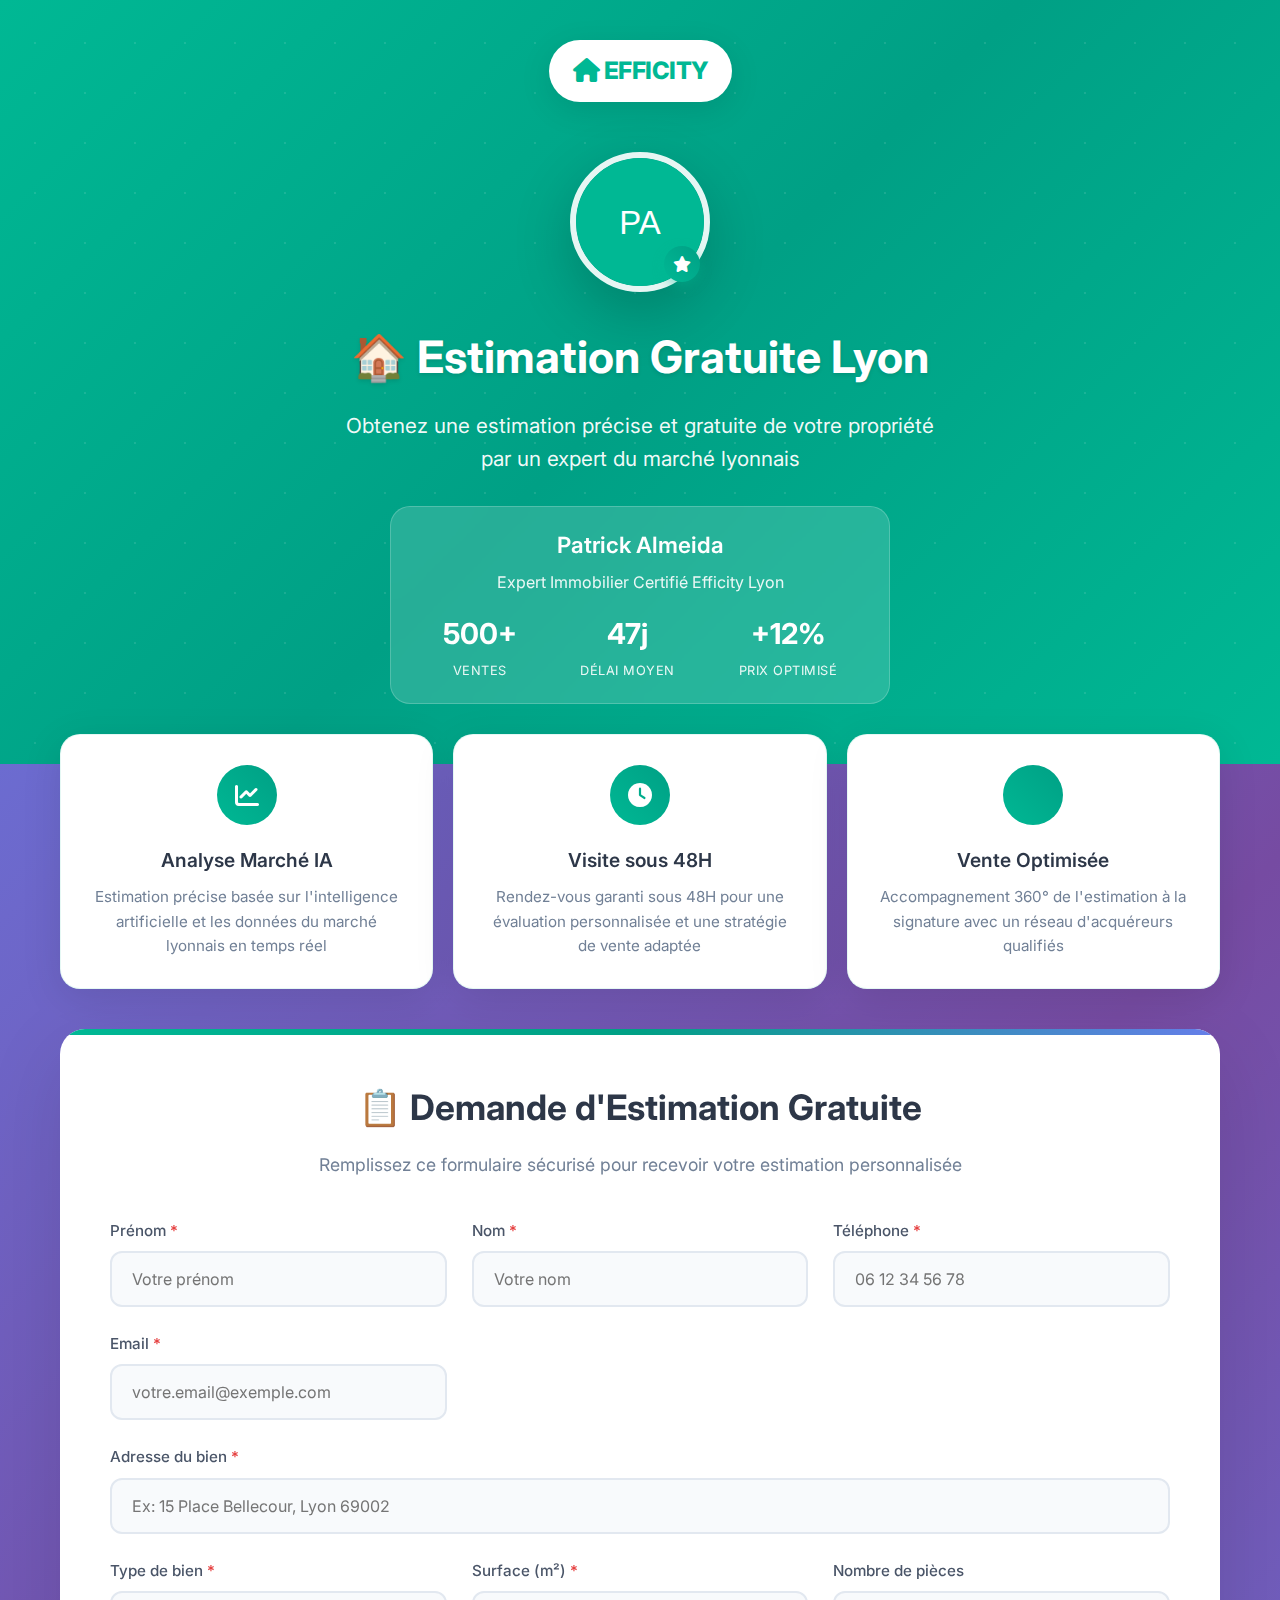
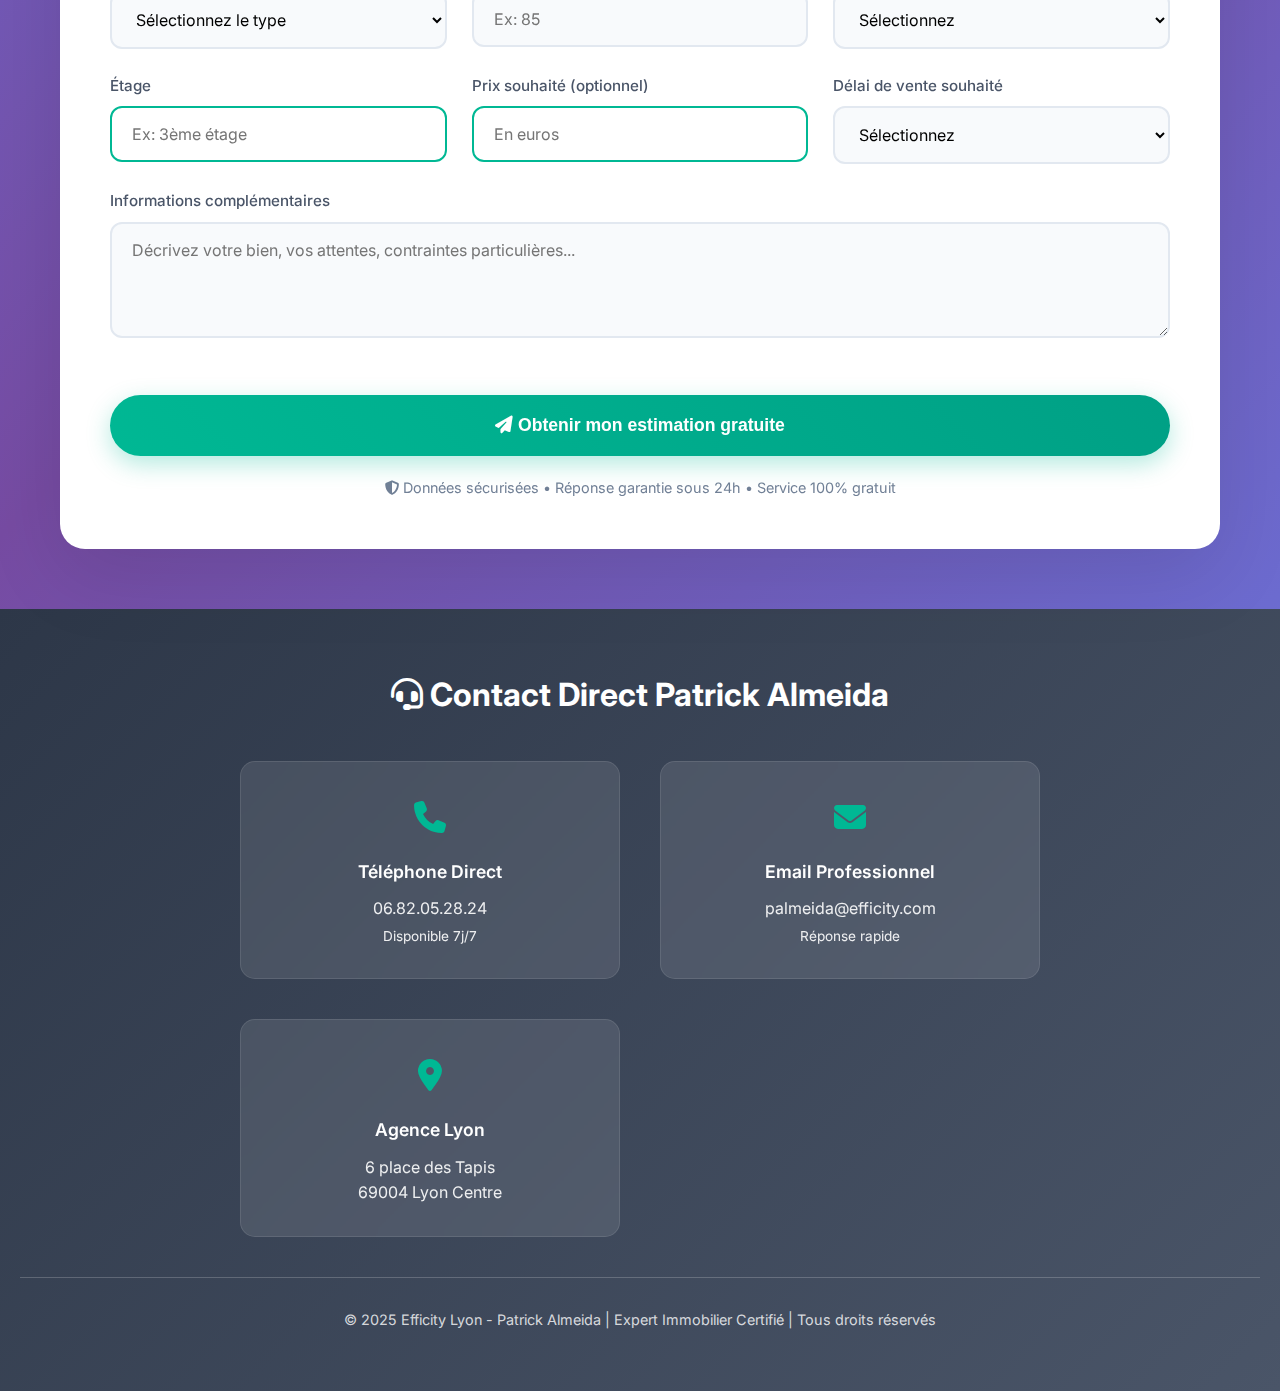
<file: new_patrick_estimation_interface.html>
<!DOCTYPE html>
<html lang="fr">
<head>
    <meta charset="UTF-8">
    <meta name="viewport" content="width=device-width, initial-scale=1.0">
    <title>Estimation Gratuite Lyon | Patrick Almeida - Efficity Expert Immobilier</title>
    <link href="https://fonts.googleapis.com/css2?family=Inter:wght@300;400;500;600;700;800&display=swap" rel="stylesheet">
    <link href="https://cdnjs.cloudflare.com/ajax/libs/font-awesome/6.4.0/css/all.min.css" rel="stylesheet">
    <style>
        * {
            margin: 0;
            padding: 0;
            box-sizing: border-box;
        }

        body {
            font-family: 'Inter', -apple-system, BlinkMacSystemFont, sans-serif;
            line-height: 1.6;
            color: #1a202c;
            background: linear-gradient(135deg, #667eea 0%, #764ba2 50%, #667eea 100%);
            min-height: 100vh;
        }

        /* Header Efficity avec Patrick centré */
        .hero-header {
            background: linear-gradient(135deg, #00b894 0%, #00a085 50%, #00b894 100%);
            padding: 40px 20px 60px;
            text-align: center;
            position: relative;
            overflow: hidden;
        }

        .hero-header::before {
            content: '';
            position: absolute;
            top: -50%;
            left: -50%;
            width: 200%;
            height: 200%;
            background: radial-gradient(circle, rgba(255,255,255,0.1) 1px, transparent 1px);
            background-size: 50px 50px;
            animation: float 20s infinite linear;
        }

        @keyframes float {
            0% { transform: translate(-50%, -50%) rotate(0deg); }
            100% { transform: translate(-50%, -50%) rotate(360deg); }
        }

        .efficity-logo {
            display: inline-block;
            background: white;
            padding: 12px 24px;
            border-radius: 50px;
            margin-bottom: 30px;
            box-shadow: 0 8px 32px rgba(0,0,0,0.1);
            position: relative;
            z-index: 10;
        }

        .efficity-logo h1 {
            color: #00b894;
            font-size: 24px;
            font-weight: 800;
            margin: 0;
            letter-spacing: -0.5px;
        }

        /* Photo Patrick centrée avec effet moderne */
        .patrick-photo-container {
            position: relative;
            margin: 20px auto 30px;
            width: 140px;
            height: 140px;
            z-index: 10;
        }

        .patrick-photo {
            width: 140px;
            height: 140px;
            border-radius: 50%;
            border: 6px solid rgba(255,255,255,0.9);
            object-fit: cover;
            object-position: center;
            box-shadow: 0 20px 60px rgba(0,0,0,0.2);
            transition: all 0.3s cubic-bezier(0.4, 0, 0.2, 1);
            position: relative;
            z-index: 2;
        }

        .patrick-photo:hover {
            transform: scale(1.05);
            box-shadow: 0 25px 80px rgba(0,0,0,0.3);
        }

        .patrick-badge {
            position: absolute;
            bottom: 10px;
            right: 10px;
            background: linear-gradient(45deg, #00b894, #00a085);
            color: white;
            width: 36px;
            height: 36px;
            border-radius: 50%;
            display: flex;
            align-items: center;
            justify-content: center;
            font-size: 16px;
            box-shadow: 0 4px 12px rgba(0,184,148,0.4);
            z-index: 3;
        }

        .hero-title {
            color: white;
            font-size: 2.8rem;
            font-weight: 700;
            margin-bottom: 15px;
            text-shadow: 0 2px 4px rgba(0,0,0,0.1);
            position: relative;
            z-index: 10;
        }

        .hero-subtitle {
            color: rgba(255,255,255,0.95);
            font-size: 1.3rem;
            font-weight: 400;
            max-width: 600px;
            margin: 0 auto 30px;
            position: relative;
            z-index: 10;
        }

        .patrick-credentials {
            background: rgba(255,255,255,0.15);
            backdrop-filter: blur(10px);
            border-radius: 20px;
            padding: 20px;
            margin: 30px auto 0;
            max-width: 500px;
            border: 1px solid rgba(255,255,255,0.2);
            position: relative;
            z-index: 10;
        }

        .patrick-name {
            color: white;
            font-size: 1.4rem;
            font-weight: 600;
            margin-bottom: 8px;
        }

        .patrick-title {
            color: rgba(255,255,255,0.9);
            font-size: 1rem;
            margin-bottom: 15px;
        }

        .patrick-stats {
            display: flex;
            justify-content: space-around;
            text-align: center;
        }

        .stat-item {
            color: white;
        }

        .stat-number {
            font-size: 1.8rem;
            font-weight: 700;
            display: block;
        }

        .stat-label {
            font-size: 0.8rem;
            opacity: 0.9;
            text-transform: uppercase;
            letter-spacing: 0.5px;
        }

        /* Container principal */
        .main-container {
            max-width: 1200px;
            margin: -30px auto 0;
            position: relative;
            z-index: 20;
            padding: 0 20px;
        }

        /* Bénéfices avec design moderne */
        .benefits-section {
            display: grid;
            grid-template-columns: repeat(auto-fit, minmax(300px, 1fr));
            gap: 20px;
            margin-bottom: 40px;
        }

        .benefit-card {
            background: white;
            padding: 30px;
            border-radius: 20px;
            box-shadow: 0 10px 40px rgba(0,0,0,0.1);
            text-align: center;
            transition: all 0.3s cubic-bezier(0.4, 0, 0.2, 1);
            border: 1px solid rgba(0,184,148,0.1);
        }

        .benefit-card:hover {
            transform: translateY(-5px);
            box-shadow: 0 20px 60px rgba(0,0,0,0.15);
            border-color: rgba(0,184,148,0.3);
        }

        .benefit-icon {
            width: 60px;
            height: 60px;
            background: linear-gradient(45deg, #00b894, #00a085);
            border-radius: 50%;
            display: flex;
            align-items: center;
            justify-content: center;
            margin: 0 auto 20px;
            color: white;
            font-size: 24px;
        }

        .benefit-title {
            font-size: 1.2rem;
            font-weight: 600;
            color: #2d3748;
            margin-bottom: 10px;
        }

        .benefit-description {
            color: #718096;
            font-size: 0.95rem;
        }

        /* Formulaire moderne */
        .form-container {
            background: white;
            padding: 50px;
            border-radius: 25px;
            box-shadow: 0 25px 80px rgba(0,0,0,0.1);
            margin-bottom: 40px;
            position: relative;
            overflow: hidden;
        }

        .form-container::before {
            content: '';
            position: absolute;
            top: 0;
            left: 0;
            right: 0;
            height: 6px;
            background: linear-gradient(90deg, #00b894, #00a085, #667eea);
        }

        .form-header {
            text-align: center;
            margin-bottom: 40px;
        }

        .form-title {
            font-size: 2.2rem;
            font-weight: 700;
            color: #2d3748;
            margin-bottom: 15px;
        }

        .form-subtitle {
            color: #718096;
            font-size: 1.1rem;
        }

        .form-grid {
            display: grid;
            grid-template-columns: repeat(auto-fit, minmax(300px, 1fr));
            gap: 25px;
            margin-bottom: 30px;
        }

        .form-group {
            position: relative;
        }

        .form-label {
            display: block;
            color: #4a5568;
            font-weight: 500;
            margin-bottom: 8px;
            font-size: 0.95rem;
        }

        .required {
            color: #e53e3e;
        }

        .form-input, .form-select, .form-textarea {
            width: 100%;
            padding: 16px 20px;
            border: 2px solid #e2e8f0;
            border-radius: 12px;
            font-size: 16px;
            font-family: inherit;
            transition: all 0.3s cubic-bezier(0.4, 0, 0.2, 1);
            background: #f8fafc;
        }

        .form-input:focus, .form-select:focus, .form-textarea:focus {
            outline: none;
            border-color: #00b894;
            background: white;
            box-shadow: 0 0 0 3px rgba(0,184,148,0.1);
        }

        .form-input:valid {
            border-color: #00b894;
            background: white;
        }

        .full-width {
            grid-column: 1 / -1;
        }

        .submit-btn {
            background: linear-gradient(45deg, #00b894, #00a085);
            color: white;
            border: none;
            padding: 20px 40px;
            font-size: 1.1rem;
            font-weight: 600;
            border-radius: 50px;
            cursor: pointer;
            width: 100%;
            margin-top: 20px;
            transition: all 0.3s cubic-bezier(0.4, 0, 0.2, 1);
            box-shadow: 0 8px 25px rgba(0,184,148,0.3);
            position: relative;
            overflow: hidden;
        }

        .submit-btn::before {
            content: '';
            position: absolute;
            top: 50%;
            left: 50%;
            width: 0;
            height: 0;
            border-radius: 50%;
            background: rgba(255,255,255,0.2);
            transition: all 0.6s;
            transform: translate(-50%, -50%);
        }

        .submit-btn:hover::before {
            width: 300px;
            height: 300px;
        }

        .submit-btn:hover {
            transform: translateY(-2px);
            box-shadow: 0 15px 40px rgba(0,184,148,0.4);
        }

        .submit-btn:active {
            transform: translateY(0);
        }

        .submit-btn:disabled {
            opacity: 0.7;
            cursor: not-allowed;
            transform: none;
        }

        /* Messages d'état */
        .message {
            padding: 20px;
            border-radius: 12px;
            margin-top: 20px;
            text-align: center;
            font-weight: 500;
            display: none;
        }

        .loading-message {
            background: #ebf8ff;
            border: 2px solid #90cdf4;
            color: #2b6cb0;
        }

        .success-message {
            background: #f0fff4;
            border: 2px solid #9ae6b4;
            color: #2f855a;
        }

        .error-message {
            background: #fed7d7;
            border: 2px solid #fc8181;
            color: #c53030;
        }

        /* Footer contact */
        .contact-section {
            background: linear-gradient(135deg, #2d3748 0%, #4a5568 100%);
            color: white;
            padding: 60px 20px;
            text-align: center;
            margin-top: 60px;
        }

        .contact-title {
            font-size: 2rem;
            font-weight: 700;
            margin-bottom: 40px;
        }

        .contact-grid {
            display: grid;
            grid-template-columns: repeat(auto-fit, minmax(250px, 1fr));
            gap: 40px;
            max-width: 800px;
            margin: 0 auto;
        }

        .contact-item {
            background: rgba(255,255,255,0.1);
            padding: 30px;
            border-radius: 15px;
            backdrop-filter: blur(10px);
            border: 1px solid rgba(255,255,255,0.1);
            transition: all 0.3s;
        }

        .contact-item:hover {
            background: rgba(255,255,255,0.15);
            transform: translateY(-3px);
        }

        .contact-icon {
            font-size: 2rem;
            margin-bottom: 15px;
            color: #00b894;
        }

        .contact-label {
            font-size: 1.1rem;
            font-weight: 600;
            margin-bottom: 10px;
        }

        .contact-value {
            font-size: 1rem;
            opacity: 0.9;
        }

        .contact-value a {
            color: inherit;
            text-decoration: none;
            transition: all 0.3s;
        }

        .contact-value a:hover {
            color: #00b894;
        }

        /* Responsive Design */
        @media (max-width: 768px) {
            .hero-title {
                font-size: 2.2rem;
            }
            
            .hero-subtitle {
                font-size: 1.1rem;
            }

            .patrick-photo-container {
                width: 120px;
                height: 120px;
            }

            .patrick-photo {
                width: 120px;
                height: 120px;
            }

            .form-container {
                padding: 30px 20px;
                border-radius: 20px;
            }

            .form-grid {
                grid-template-columns: 1fr;
                gap: 20px;
            }

            .benefits-section {
                grid-template-columns: 1fr;
                gap: 15px;
            }

            .contact-grid {
                grid-template-columns: 1fr;
                gap: 20px;
            }
        }

        /* Animations d'entrée */
        @keyframes fadeInUp {
            from {
                opacity: 0;
                transform: translateY(30px);
            }
            to {
                opacity: 1;
                transform: translateY(0);
            }
        }

        .animate-in {
            animation: fadeInUp 0.6s ease-out forwards;
        }

        /* Loading spinner */
        .spinner {
            border: 3px solid #f3f3f3;
            border-top: 3px solid #00b894;
            border-radius: 50%;
            width: 24px;
            height: 24px;
            animation: spin 1s linear infinite;
            display: inline-block;
            margin-right: 10px;
        }

        @keyframes spin {
            0% { transform: rotate(0deg); }
            100% { transform: rotate(360deg); }
        }
    </style>
</head>

<body>
    <!-- Header Hero avec Patrick centré -->
    <section class="hero-header">
        <div class="efficity-logo">
            <h1><i class="fas fa-home"></i> EFFICITY</h1>
        </div>
        
        <!-- Photo Patrick centrée -->
        <div class="patrick-photo-container">
            <img src="https://raw.githubusercontent.com/palmeida-coder/patrick-estimation/main/patrick-visage-pour-site-estimation.jpg"
                 alt="Patrick Almeida - Expert Immobilier Efficity Lyon"
                 class="patrick-photo"
                 onerror="this.src='[data-uri]'">
            <div class="patrick-badge">
                <i class="fas fa-star"></i>
            </div>
        </div>

        <h1 class="hero-title">🏠 Estimation Gratuite Lyon</h1>
        <p class="hero-subtitle">Obtenez une estimation précise et gratuite de votre propriété par un expert du marché lyonnais</p>
        
        <div class="patrick-credentials">
            <div class="patrick-name">Patrick Almeida</div>
            <div class="patrick-title">Expert Immobilier Certifié Efficity Lyon</div>
            <div class="patrick-stats">
                <div class="stat-item">
                    <span class="stat-number">500+</span>
                    <span class="stat-label">Ventes</span>
                </div>
                <div class="stat-item">
                    <span class="stat-number">47j</span>
                    <span class="stat-label">Délai Moyen</span>
                </div>
                <div class="stat-item">
                    <span class="stat-number">+12%</span>
                    <span class="stat-label">Prix Optimisé</span>
                </div>
            </div>
        </div>
    </section>

    <div class="main-container">
        <!-- Bénéfices -->
        <section class="benefits-section animate-in">
            <div class="benefit-card">
                <div class="benefit-icon">
                    <i class="fas fa-chart-line"></i>
                </div>
                <h3 class="benefit-title">Analyse Marché IA</h3>
                <p class="benefit-description">Estimation précise basée sur l'intelligence artificielle et les données du marché lyonnais en temps réel</p>
            </div>
            
            <div class="benefit-card">
                <div class="benefit-icon">
                    <i class="fas fa-clock"></i>
                </div>
                <h3 class="benefit-title">Visite sous 48H</h3>
                <p class="benefit-description">Rendez-vous garanti sous 48H pour une évaluation personnalisée et une stratégie de vente adaptée</p>
            </div>
            
            <div class="benefit-card">
                <div class="benefit-icon">
                    <i class="fas fa-target"></i>
                </div>
                <h3 class="benefit-title">Vente Optimisée</h3>
                <p class="benefit-description">Accompagnement 360° de l'estimation à la signature avec un réseau d'acquéreurs qualifiés</p>
            </div>
        </section>

        <!-- Formulaire -->
        <section class="form-container animate-in">
            <div class="form-header">
                <h2 class="form-title">📋 Demande d'Estimation Gratuite</h2>
                <p class="form-subtitle">Remplissez ce formulaire sécurisé pour recevoir votre estimation personnalisée</p>
            </div>

            <form id="estimationForm">
                <div class="form-grid">
                    <!-- Informations personnelles -->
                    <div class="form-group">
                        <label for="firstName" class="form-label">Prénom <span class="required">*</span></label>
                        <input type="text" id="firstName" name="firstName" class="form-input" required 
                               placeholder="Votre prénom">
                    </div>

                    <div class="form-group">
                        <label for="lastName" class="form-label">Nom <span class="required">*</span></label>
                        <input type="text" id="lastName" name="lastName" class="form-input" required 
                               placeholder="Votre nom">
                    </div>

                    <div class="form-group">
                        <label for="phone" class="form-label">Téléphone <span class="required">*</span></label>
                        <input type="tel" id="phone" name="phone" class="form-input" required 
                               placeholder="06 12 34 56 78">
                    </div>

                    <div class="form-group">
                        <label for="email" class="form-label">Email <span class="required">*</span></label>
                        <input type="email" id="email" name="email" class="form-input" required 
                               placeholder="votre.email@exemple.com">
                    </div>

                    <!-- Informations du bien -->
                    <div class="form-group full-width">
                        <label for="address" class="form-label">Adresse du bien <span class="required">*</span></label>
                        <input type="text" id="address" name="address" class="form-input" required 
                               placeholder="Ex: 15 Place Bellecour, Lyon 69002">
                    </div>

                    <div class="form-group">
                        <label for="propertyType" class="form-label">Type de bien <span class="required">*</span></label>
                        <select id="propertyType" name="propertyType" class="form-select" required>
                            <option value="">Sélectionnez le type</option>
                            <option value="Appartement">Appartement</option>
                            <option value="Maison">Maison</option>
                            <option value="Studio">Studio</option>
                            <option value="Loft">Loft</option>
                            <option value="Duplex">Duplex</option>
                            <option value="Villa">Villa</option>
                        </select>
                    </div>

                    <div class="form-group">
                        <label for="surface" class="form-label">Surface (m²) <span class="required">*</span></label>
                        <input type="number" id="surface" name="surface" class="form-input" required min="1" 
                               placeholder="Ex: 85">
                    </div>

                    <div class="form-group">
                        <label for="rooms" class="form-label">Nombre de pièces</label>
                        <select id="rooms" name="rooms" class="form-select">
                            <option value="">Sélectionnez</option>
                            <option value="1">1 pièce</option>
                            <option value="2">2 pièces</option>
                            <option value="3">3 pièces</option>
                            <option value="4">4 pièces</option>
                            <option value="5">5 pièces</option>
                            <option value="6+">6+ pièces</option>
                        </select>
                    </div>

                    <div class="form-group">
                        <label for="floor" class="form-label">Étage</label>
                        <input type="text" id="floor" name="floor" class="form-input" 
                               placeholder="Ex: 3ème étage">
                    </div>

                    <div class="form-group">
                        <label for="priceWished" class="form-label">Prix souhaité (optionnel)</label>
                        <input type="number" id="priceWished" name="priceWished" class="form-input" 
                               placeholder="En euros">
                    </div>

                    <div class="form-group">
                        <label for="timeline" class="form-label">Délai de vente souhaité</label>
                        <select id="timeline" name="timeline" class="form-select">
                            <option value="">Sélectionnez</option>
                            <option value="Rapidement (cette semaine)">Rapidement (cette semaine)</option>
                            <option value="Dans le mois">Dans le mois</option>
                            <option value="1-3 mois">1 à 3 mois</option>
                            <option value="3-6 mois">3 à 6 mois</option>
                            <option value="6+ mois">Plus de 6 mois</option>
                            <option value="Pas pressé">Pas pressé</option>
                        </select>
                    </div>

                    <div class="form-group full-width">
                        <label for="message" class="form-label">Informations complémentaires</label>
                        <textarea id="message" name="message" class="form-textarea" rows="4" 
                                placeholder="Décrivez votre bien, vos attentes, contraintes particulières..."></textarea>
                    </div>
                </div>

                <button type="submit" class="submit-btn" id="submitBtn">
                    <i class="fas fa-paper-plane"></i> Obtenir mon estimation gratuite
                </button>

                <div class="message loading-message" id="loadingMessage">
                    <div class="spinner"></div>
                    Envoi de votre demande en cours...
                </div>

                <div class="message success-message" id="successMessage">
                    <i class="fas fa-check-circle"></i>
                    <strong>Demande envoyée avec succès !</strong><br>
                    Patrick vous recontactera dans les 24h pour planifier votre visite gratuite.
                </div>

                <div class="message error-message" id="errorMessage">
                    <i class="fas fa-exclamation-triangle"></i>
                    <strong>Erreur lors de l'envoi</strong><br>
                    Veuillez réessayer ou contacter Patrick directement.
                </div>

                <div style="text-align: center; margin-top: 20px; font-size: 0.9rem; color: #718096;">
                    <i class="fas fa-shield-alt"></i> Données sécurisées • Réponse garantie sous 24h • Service 100% gratuit
                </div>
            </form>
        </section>
    </div>

    <!-- Contact Footer -->
    <section class="contact-section">
        <h3 class="contact-title"><i class="fas fa-headset"></i> Contact Direct Patrick Almeida</h3>
        
        <div class="contact-grid">
            <div class="contact-item">
                <div class="contact-icon">
                    <i class="fas fa-phone"></i>
                </div>
                <div class="contact-label">Téléphone Direct</div>
                <div class="contact-value">
                    <a href="tel:0682052824">06.82.05.28.24</a>
                    <div style="font-size: 0.85rem; margin-top: 5px;">Disponible 7j/7</div>
                </div>
            </div>

            <div class="contact-item">
                <div class="contact-icon">
                    <i class="fas fa-envelope"></i>
                </div>
                <div class="contact-label">Email Professionnel</div>
                <div class="contact-value">
                    <a href="mailto:palmeida@efficity.com">palmeida@efficity.com</a>
                    <div style="font-size: 0.85rem; margin-top: 5px;">Réponse rapide</div>
                </div>
            </div>

            <div class="contact-item">
                <div class="contact-icon">
                    <i class="fas fa-map-marker-alt"></i>
                </div>
                <div class="contact-label">Agence Lyon</div>
                <div class="contact-value">
                    6 place des Tapis<br>
                    69004 Lyon Centre
                </div>
            </div>
        </div>

        <div style="margin-top: 40px; padding-top: 30px; border-top: 1px solid rgba(255,255,255,0.2); color: rgba(255,255,255,0.8); font-size: 0.9rem;">
            © 2025 Efficity Lyon - Patrick Almeida | Expert Immobilier Certifié | Tous droits réservés
        </div>
    </section>

    <script>
        // Animation d'entrée progressive
        document.addEventListener('DOMContentLoaded', function() {
            const animateElements = document.querySelectorAll('.animate-in');
            
            const observer = new IntersectionObserver((entries) => {
                entries.forEach(entry => {
                    if (entry.isIntersecting) {
                        entry.target.style.animation = 'fadeInUp 0.6s ease-out forwards';
                    }
                });
            });

            animateElements.forEach(el => observer.observe(el));
        });

        // Gestion du formulaire avec URL corrigée
        document.getElementById('estimationForm').addEventListener('submit', async function(e) {
            e.preventDefault();

            const submitBtn = document.getElementById('submitBtn');
            const loadingMessage = document.getElementById('loadingMessage');
            const successMessage = document.getElementById('successMessage');
            const errorMessage = document.getElementById('errorMessage');

            // Reset tous les messages
            successMessage.style.display = 'none';
            errorMessage.style.display = 'none';

            // Afficher loading
            submitBtn.disabled = true;
            submitBtn.innerHTML = '<div class="spinner"></div> Envoi en cours...';
            loadingMessage.style.display = 'block';

            try {
                const formData = new FormData(this);
                const data = {
                    prenom: formData.get('firstName'),
                    nom: formData.get('lastName'),
                    email: formData.get('email'),
                    téléphone: formData.get('phone'),
                    adresse: formData.get('address'),
                    type_bien: formData.get('propertyType'),
                    surface: formData.get('surface'),
                    pieces: formData.get('rooms'),
                    etage: formData.get('floor'),
                    prix_souhaité: formData.get('priceWished'),
                    urgence_estimation: formData.get('timeline'),
                    commentaires: formData.get('message')
                };

                console.log('🎯 Envoi données vers CRM Patrick Almeida Efficity:', data);

                // ✅ URL CORRIGÉE - Einstein Dashboard
                const response = await fetch('https://einstein-dashboard.preview.emergentagent.com/api/estimation/submit-prospect-email', {
                    method: 'POST',
                    headers: {
                        'Content-Type': 'application/json',
                    },
                    body: JSON.stringify(data)
                });

                const result = await response.json();
                console.log('✅ Réponse CRM Efficity:', result);

                if (result.success) {
                    // Succès - Affichage message de confirmation
                    loadingMessage.style.display = 'none';
                    successMessage.style.display = 'block';
                    
                    // Reset formulaire
                    this.reset();
                    
                    // Scroll vers message de succès
                    successMessage.scrollIntoView({ behavior: 'smooth', block: 'center' });

                    console.log('🎉 Lead créé avec succès - ID:', result.lead_id);
                    console.log('🧠 Patrick IA Score:', result.patrick_ai_score || 'En cours...');
                    console.log('📧 Email bienvenue:', result.email_sent ? 'Envoyé' : 'Simulé');
                    console.log('🔔 Notification Patrick: Envoyée à palmeida@efficity.com');
                } else {
                    throw new Error(result.message || 'Erreur lors de l\'envoi de la demande');
                }

            } catch (error) {
                console.error('❌ Erreur soumission formulaire:', error);
                
                // Afficher message d'erreur avec contact direct
                loadingMessage.style.display = 'none';
                errorMessage.style.display = 'block';
                errorMessage.innerHTML = `
                    <i class="fas fa-exclamation-triangle"></i>
                    <strong>Erreur lors de l'envoi :</strong><br>
                    ${error.message}<br><br>
                    <strong>Contactez Patrick directement :</strong><br>
                    📞 <a href="tel:0682052824" style="color: #c53030; text-decoration: underline;">06.82.05.28.24</a><br>
                    ✉️ <a href="mailto:palmeida@efficity.com" style="color: #c53030; text-decoration: underline;">palmeida@efficity.com</a>
                `;
                
                // Scroll vers message d'erreur
                errorMessage.scrollIntoView({ behavior: 'smooth', block: 'center' });

            } finally {
                // Restaurer bouton
                submitBtn.disabled = false;
                submitBtn.innerHTML = '<i class="fas fa-paper-plane"></i> Obtenir mon estimation gratuite';
                loadingMessage.style.display = 'none';
            }
        });

        // Validation temps réel avec animations
        document.querySelectorAll('input[required], select[required]').forEach(input => {
            input.addEventListener('blur', function() {
                if (!this.value.trim()) {
                    this.style.borderColor = '#e53e3e';
                    this.style.boxShadow = '0 0 0 3px rgba(229, 62, 62, 0.1)';
                } else {
                    this.style.borderColor = '#00b894';
                    this.style.boxShadow = '0 0 0 3px rgba(0, 184, 148, 0.1)';
                }
            });

            input.addEventListener('input', function() {
                if (this.value.trim()) {
                    this.style.borderColor = '#00b894';
                    this.style.boxShadow = '0 0 0 3px rgba(0, 184, 148, 0.1)';
                }
            });
        });

        // Effet parallax léger sur le header
        window.addEventListener('scroll', function() {
            const scrolled = window.pageYOffset;
            const header = document.querySelector('.hero-header');
            if (header) {
                header.style.transform = `translateY(${scrolled * 0.3}px)`;
            }
        });

        console.log('🎨 Interface Patrick Almeida Efficity initialisée');
        console.log('✅ Design moderne et avant-gardiste activé');
        console.log('🎯 URL CRM corrigée: einstein-dashboard.preview.emergentagent.com');
        console.log('📱 Responsive design et animations activées');
        console.log('🏢 Branding Efficity intégré');
    </script>
</body>
</html>
</file>
